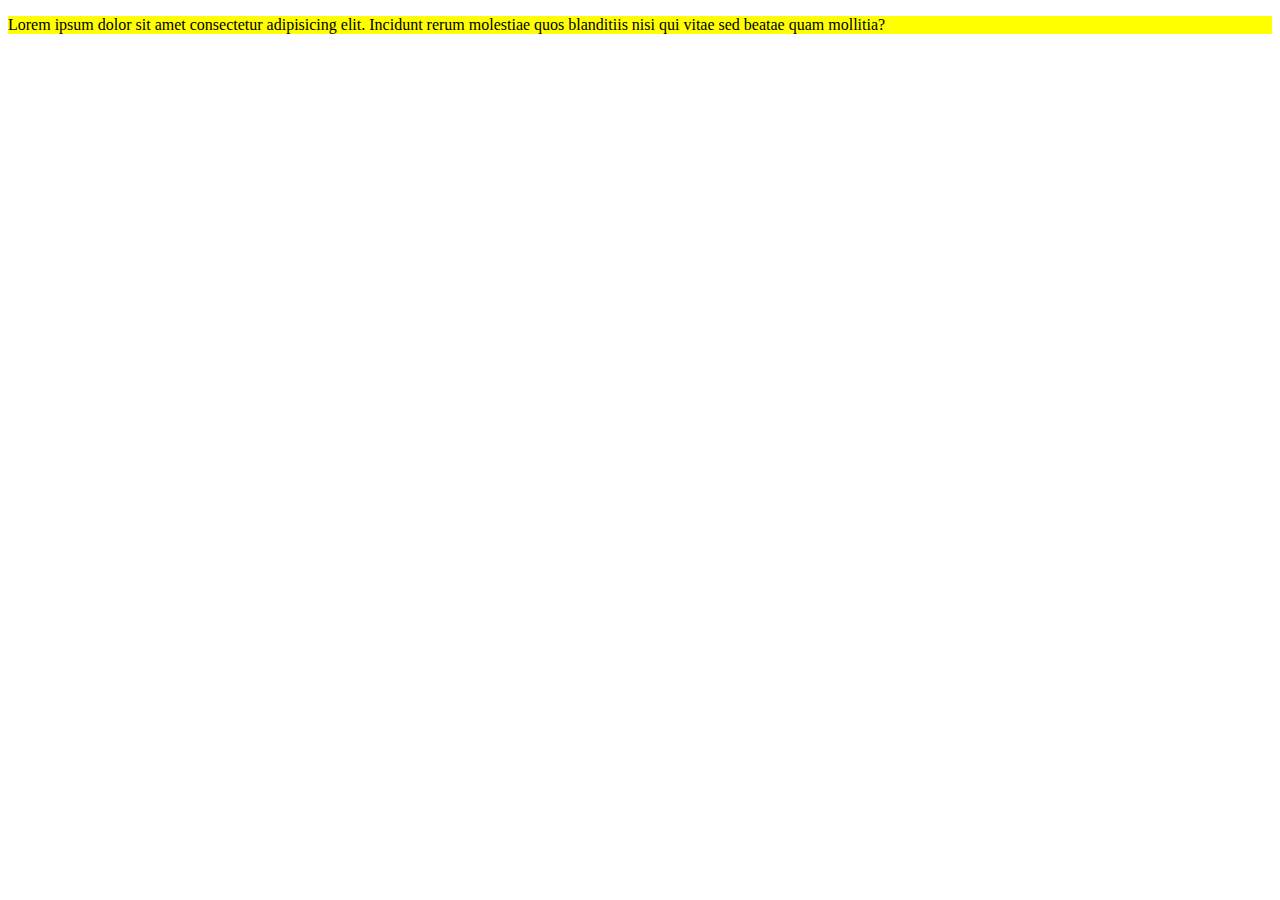
<file: 2-project/index.html>
<!DOCTYPE html>
<html lang="en">
<head>
    <meta charset="UTF-8">
    <meta name="viewport" content="width=device-width, initial-scale=1.0">
    <title>css</title>
    <style>
        p{
            color: aqua;
        }
    </style>
</head>

<body >
    <div style=" background-color: yellow;">
        <p style="color: black;">Lorem ipsum dolor sit amet consectetur adipisicing elit. Incidunt rerum molestiae quos blanditiis nisi qui vitae sed beatae quam mollitia?</p>
    </div>
</body>

</html>
</file>
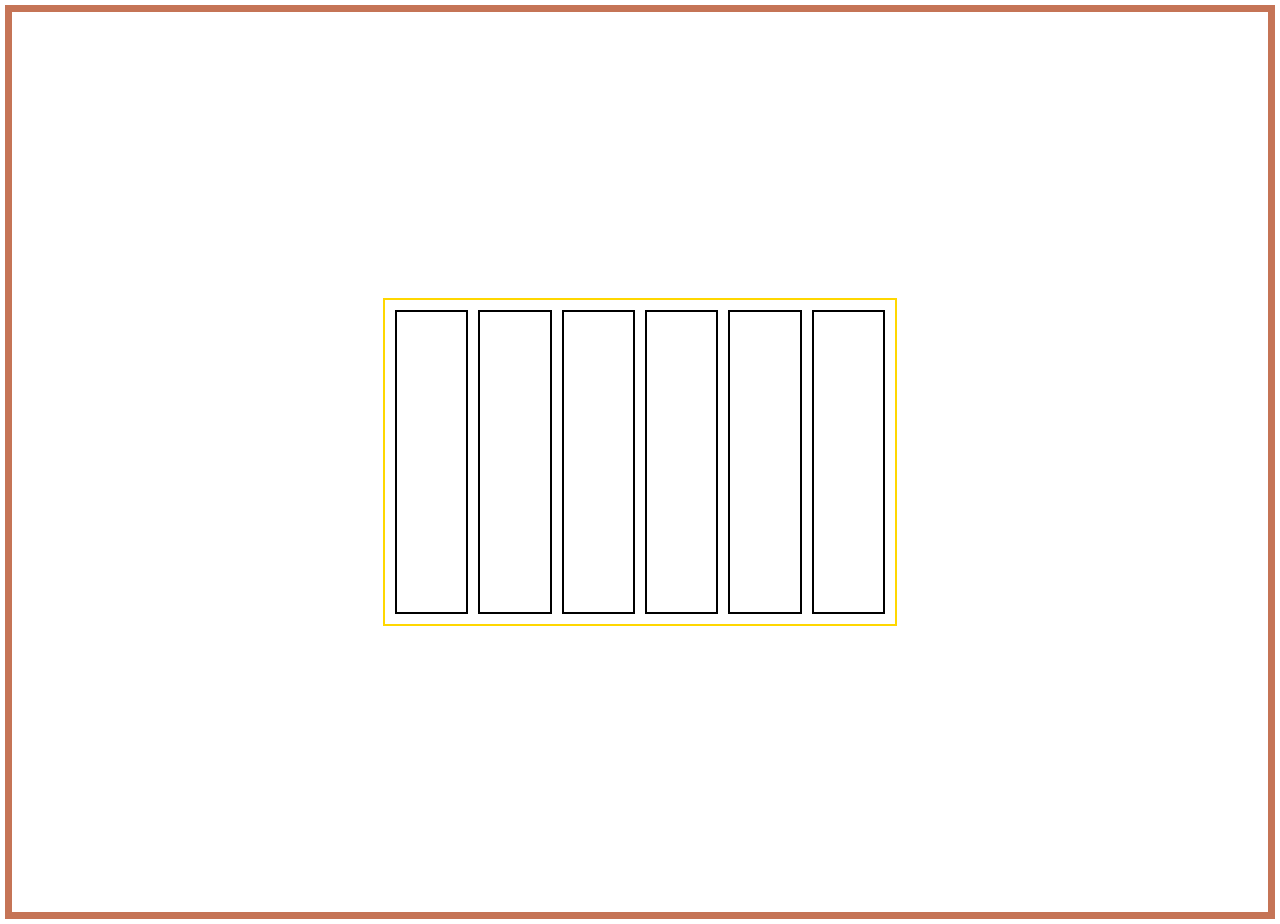
<file: 1-Project/display.html>
<!DOCTYPE html>
<html lang="en">

<head>
    <meta charset="UTF-8">
    <meta name="viewport" content="width=device-width, initial-scale=1.0">
    <title>Document</title>
    <style>
        * {
            padding: 0;
            margin: 0;
        }

        body {
            margin: 0;
            display: flex;
            justify-content: center;
            align-items: center;
            min-height: 100vh;
            margin: 5px;
            border: 7px solid rgb(197, 116, 86);
        }

        .main {
            justify-content: center;
            display: flex;
            border: 2px solid gold;
            padding: 5px;
            width: 500px;
        }

        .sub {
            /* display: inline-block; */
            margin: 5px;
            height: 300px;
            width: 200px;
            border: 2px solid black;
        }
    </style>
</head>

<body>
    <div class="main">
        <div class="sub"></div>
        <div class="sub"></div>
        <div class="sub"></div>
        <div class="sub"></div>
        <div class="sub"></div>
        <div class="sub"></div>
    </div>
</body>

</html>
</file>
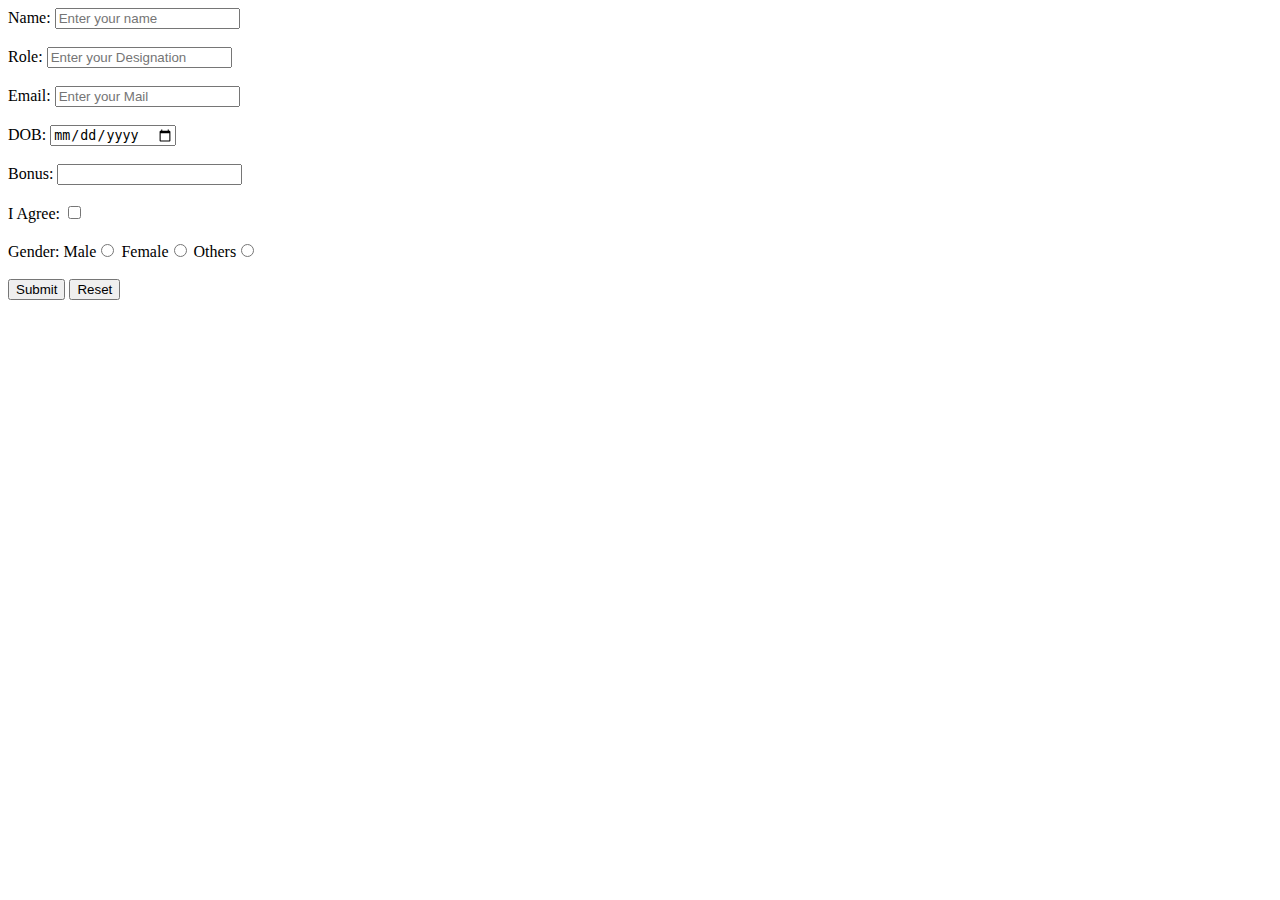
<file: 1-Project/formindex.html>
<!DOCTYPE html>
<html lang="en">

<head>
    <meta charset="UTF-8">
    <meta name="viewport" content="width=device-width, initial-scale=1.0">
    <title>Form</title>
</head>

<body>
    <form>
        <div>
            <Label>Name: </Label><input type="text" name="myName" placeholder="Enter your name" required>
        </div><br>
        <div>
            <Label>Role: </Label><input type="text" name="myRole" placeholder="Enter your Designation">
        </div><br>
        <div>
            <Label>Email: </Label><input type="email" name="myMail" placeholder="Enter your Mail">
        </div><br>
        <div>
            <Label>DOB: </Label><input type="date" name="myDOB" >
        </div><br>
        <div>
            <Label>Bonus: </Label><input type="number" name="myBonus" min="9" >
        </div><br>
        <div>
            <Label>I Agree: </Label><input type="checkbox" >
        </div><br>
        <div>
            <Label>Gender: </Label>
            <label >Male</label><input type="radio" name="myGender">
            <label >Female</label><input type="radio" name="myGender">
            <label >Others</label><input type="radio" name="myGender">
        </div><br>
            <input type="submit" name="submit">
            <input type="reset" name="reset" >
    </form>
</body>

</html>
</file>
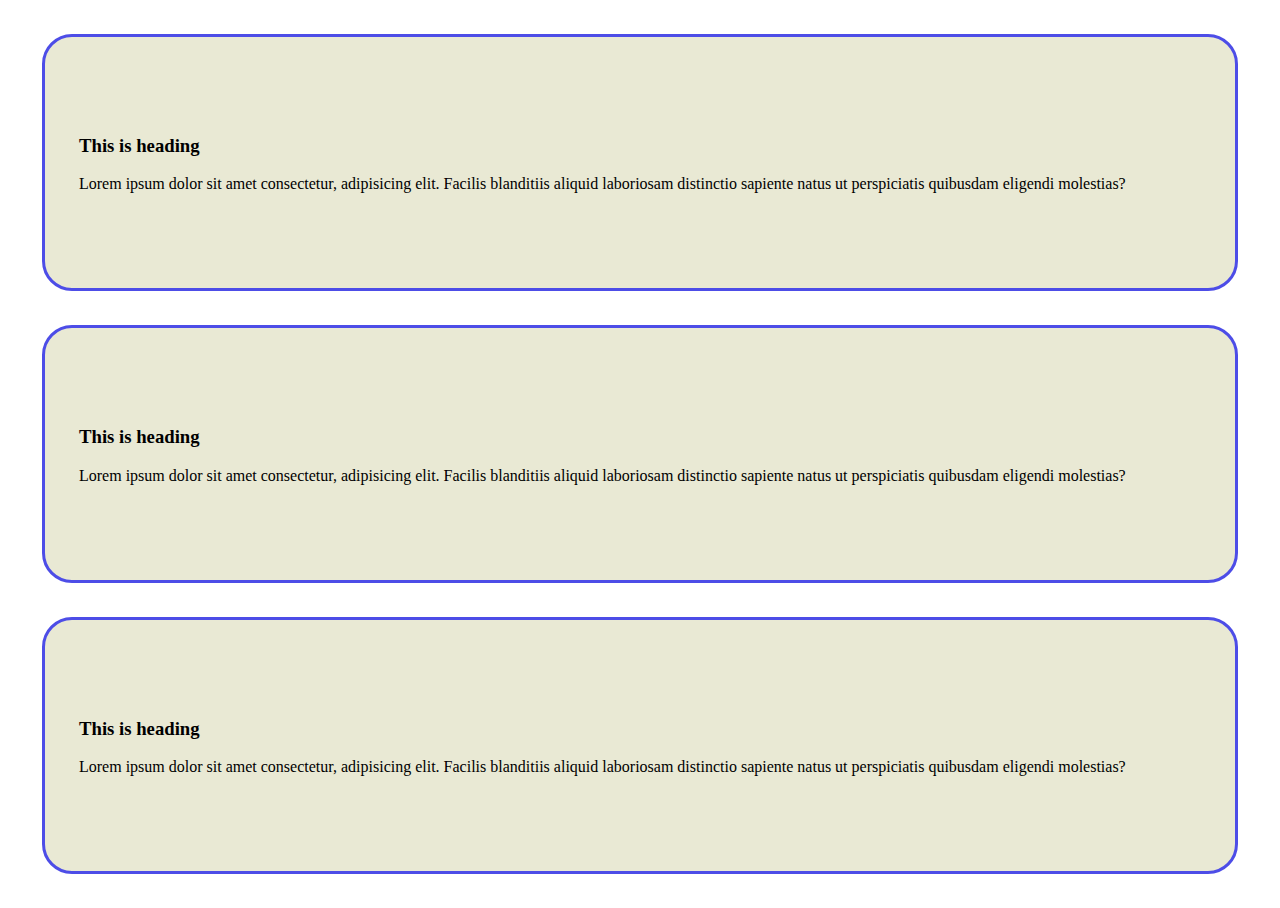
<file: 2-project/box-model.html>
<!DOCTYPE html>
<html lang="en">

<head>
    <meta charset="UTF-8">
    <meta name="viewport" content="width=device-width, initial-scale=1.0">
    <title>Box Model</title>
    <link rel="stylesheet" href="box-model.css">
</head>

<body>
    <div class="container">
        <h3>This is heading</h3>
        <p id="first">Lorem ipsum dolor sit amet consectetur, adipisicing elit. Facilis blanditiis aliquid laboriosam distinctio
            sapiente natus ut perspiciatis quibusdam eligendi molestias?</p>
    </div>
    <div class="container">
        <h3>This is heading</h3>
        <p id="secound">Lorem ipsum dolor sit amet consectetur, adipisicing elit. Facilis blanditiis aliquid laboriosam distinctio
            sapiente natus ut perspiciatis quibusdam eligendi molestias?</p>
    </div>
    <div class="container">
        <h3>This is heading</h3>
        <p id="third">Lorem ipsum dolor sit amet consectetur, adipisicing elit. Facilis blanditiis aliquid laboriosam distinctio
            sapiente natus ut perspiciatis quibusdam eligendi molestias?</p>
    </div>
</body>

</html>
</file>
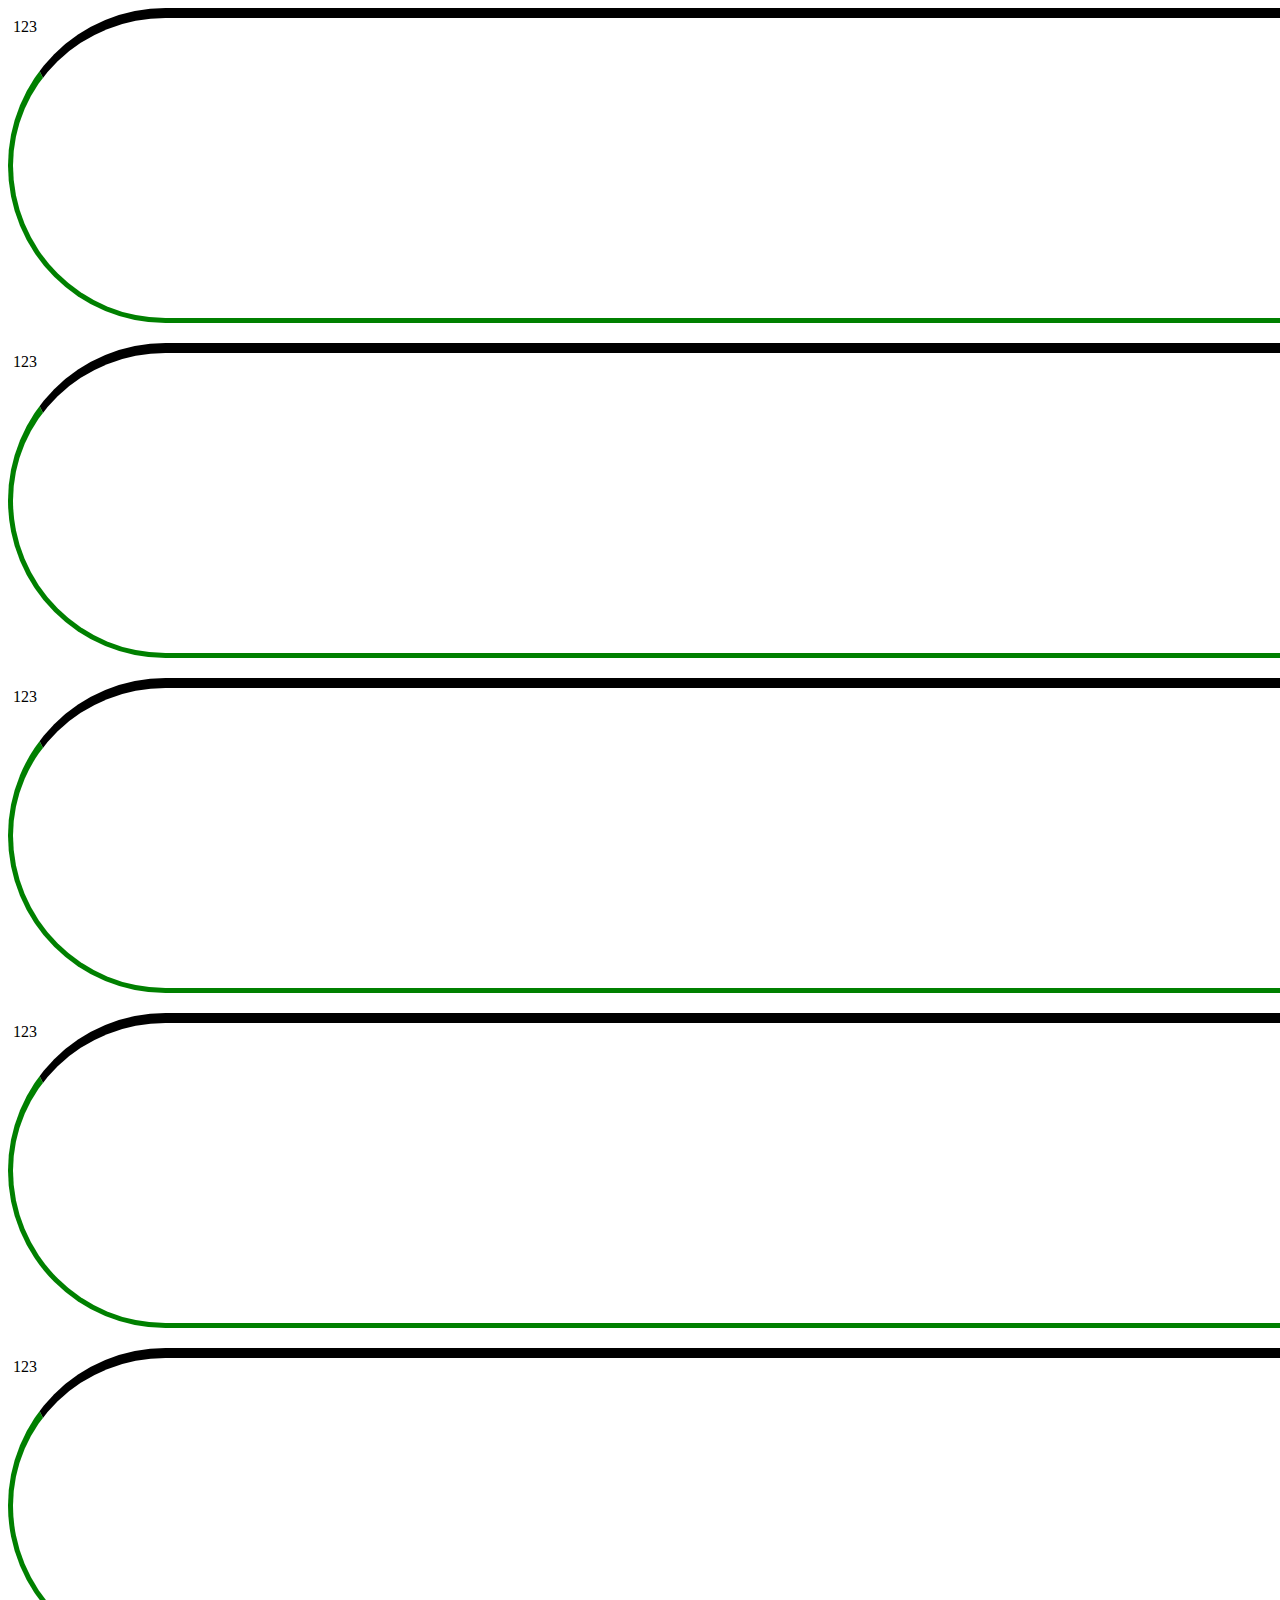
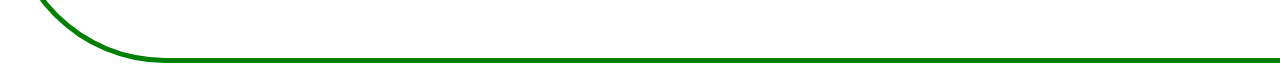
<file: 2-project/div.html>
<!DOCTYPE html>
<html lang="en">
<head>
    <meta charset="UTF-8">
    <meta name="viewport" content="width=device-width, initial-scale=1.0">
    <title>Document</title>
    <style>
        *{
           
           
        }
        div{
            /* background-color: red; */
            background-image: url("https://source.unsplash.com/user/c_v_r/1900x800");
            background-attachment: fixed;
            background-repeat: no-repeat;
            width: 3000px;
            height: 300px;
            border: 5px solid green;
            border-radius: 1000px;
            border-top: 10px solid black;
            margin-bottom: 20px;
            /* border: 2px solid green; */
            
        }
    </style>
</head>
<body>
    <div id="">123</div>
    <div id="">123</div>
    <div id="">123</div>
    <div id="">123</div>
    <div id="">123</div>
</body>
</html>
</file>
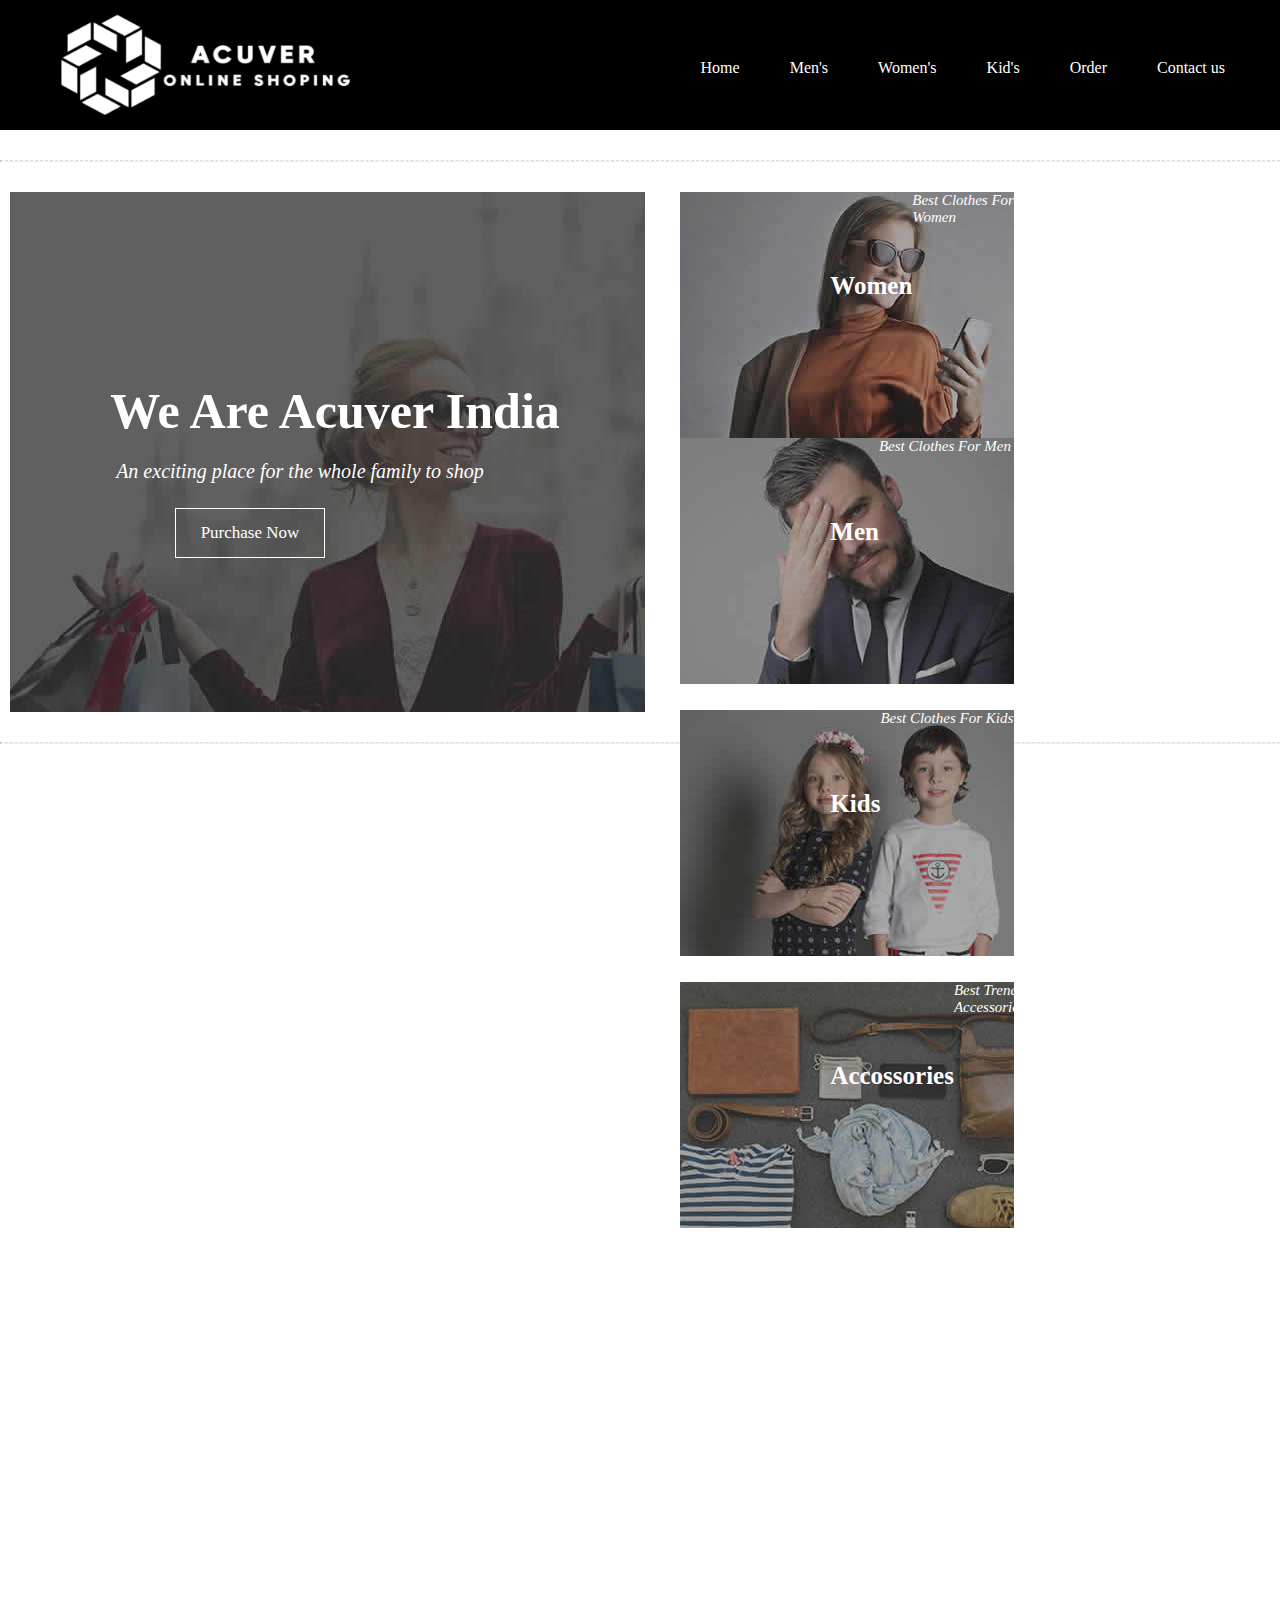
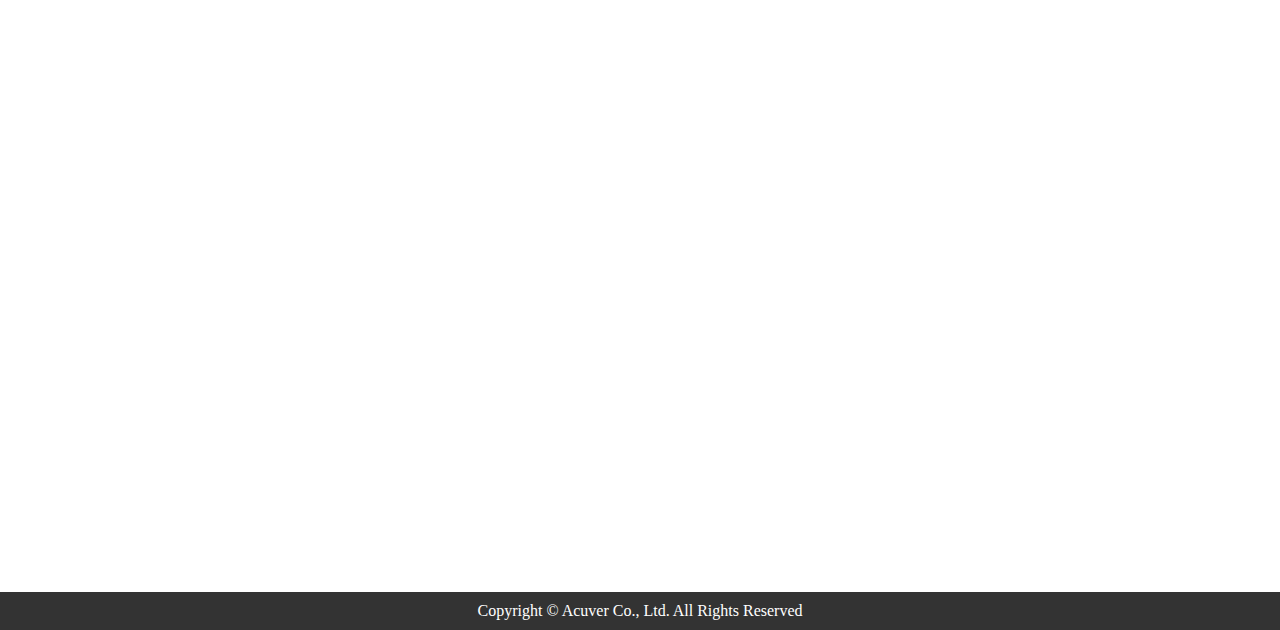
<file: 2-project/Layout.html>
<!DOCTYPE html>
<html lang="en">

<head>
    <meta charset="UTF-8">
    <meta name="viewport" content="width=device-width, initial-scale=1.0">
    <title>Acuver India</title>
    <link rel="icon" href="/2-project/favicon.png">
    <link rel="stylesheet" href="Layout.css">
</head>

<body>

    <nav>
        <div class="logo"><img id="logo" src="/2-project/Logo.png" alt=""></div>
        <ul>
            <li><a href="/2-project/Layout.html">Home</a></li>
            <li><a href="#">Men's</a></li>
            <li><a href="#">Women's</a></li>
            <li><a href="#">Kid's</a></li>
            <li><a href="#">Order</a></li>
            <li><a href="#">Contact us</a></li>
        </ul>
    </nav>
    <hr>
    <main>
        <section>
        <div class="main-section" id="div1" style="background-image: url(/2-project/left-banner-image.jpg);">
            <h4 class="left-ban-txt">We Are Acuver India</h4>
            <span class="ban-span left-span">An exciting place for the whole family to shop</span>
            <button class="purchase-btn">Purchase Now</button>
        </div>
        <div class="main-section" id="div2">
            <div class="sub-div2 " style="background-image: url(/2-project/baner-right-image-01.jpg);">
                <h3 class="rigth-h3">Women</h3>
                <span class="rigth-span">Best Clothes For Women</span>
            </div>
            <div class="sub-div2 " style="background-image: url(/2-project/baner-right-image-02.jpg);">
                <h3 class="rigth-h3">Men</h3>
                <span class="rigth-span">Best Clothes For Men</span>
            </div>
            <div class="sub-div2 divbottom" style="background-image: url(/2-project/baner-right-image-03.jpg);">
                <h3 class="rigth-h3">Kids</h3>
                <span class="rigth-span">Best Clothes For Kids</span>
            </div>
            <div class="sub-div2 divbottom" style="background-image: url(/2-project/baner-right-image-04.jpg);">
                <h3 class="rigth-h3">Accossories</h3>
                <span class="rigth-span">Best Trendy Accessories</span>
            </div>
        </div>
    </section>
    <hr>
    </main>
    <footer>
        <p> Copyright &copy; Acuver Co., Ltd. All Rights Reserved </p>
    </footer>
</body>

</html>
</file>
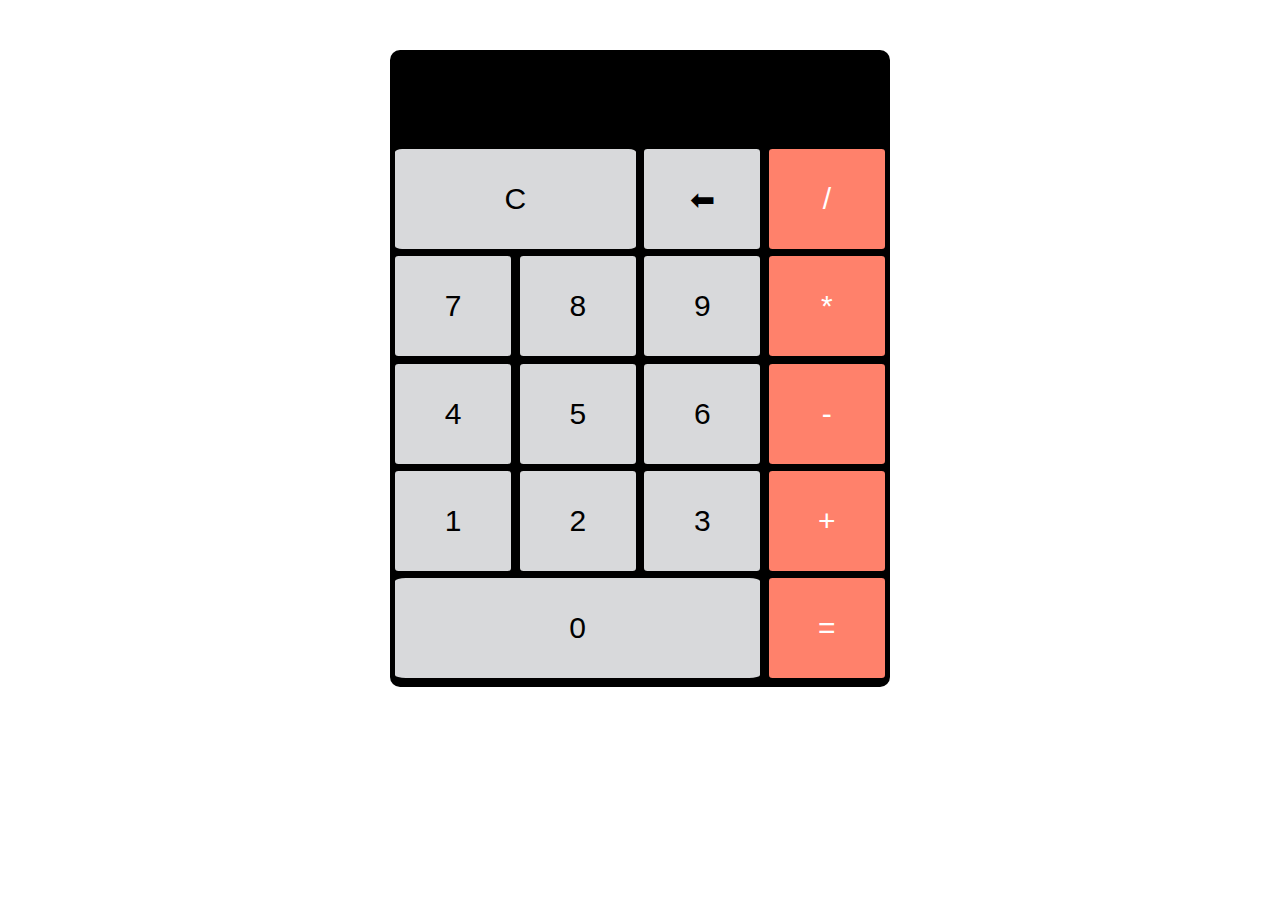
<file: 3-Calculator/calculator.html>
<!DOCTYPE html>
<html lang="en">
<head>
    <meta charset="UTF-8">
    <meta name="viewport" content="width=device-width, initial-scale=1.0">
    <link rel="stylesheet" href="style.css">
    <title>Calculator</title>
</head>
<body>
    <div class="component">
        <input class="screen" type="text" id="display" readonly>

        <section class="button-sections">
            <div class="button-row">
                <button class="cal-button double" onclick="clearDisplay()">C</button>
                <button class="cal-button" onclick="appendToDisplay('/')">⬅</button>
                <button class="cal-button" onclick="appendToDisplay('/')">/</button>
            </div>
            <div class="button-row">
                <button class="cal-button"onclick="appendToDisplay('7')">7</button>
                <button class="cal-button"onclick="appendToDisplay('8')">8</button>
                <button class="cal-button"onclick="appendToDisplay('9')">9</button>
                <button class="cal-button"onclick="appendToDisplay('*')">*</button>
            </div>
            <div class="button-row">
                <button class="cal-button" onclick="appendToDisplay('4')">4</button>
                <button class="cal-button" onclick="appendToDisplay('5')">5</button>
                <button class="cal-button" onclick="appendToDisplay('6')">6</button>
                <button class="cal-button" onclick="appendToDisplay('-')">-</button>
            </div>
            <div class="button-row">
                <button class="cal-button" onclick="appendToDisplay('1')">1</button>
                <button class="cal-button" onclick="appendToDisplay('2')">2</button>
                <button class="cal-button" onclick="appendToDisplay('3')">3</button>
                <button class="cal-button" onclick="appendToDisplay('+')">+</button>
            </div>
            <div class="button-row">
                <button class="cal-button triple" onclick="appendToDisplay('0')">0</button>
                <button class="cal-button" onclick="calculate()">=</button>
            </div>
        </section>
    </div>
    <script src="script.js"></script>
</body>
</html>
</file>
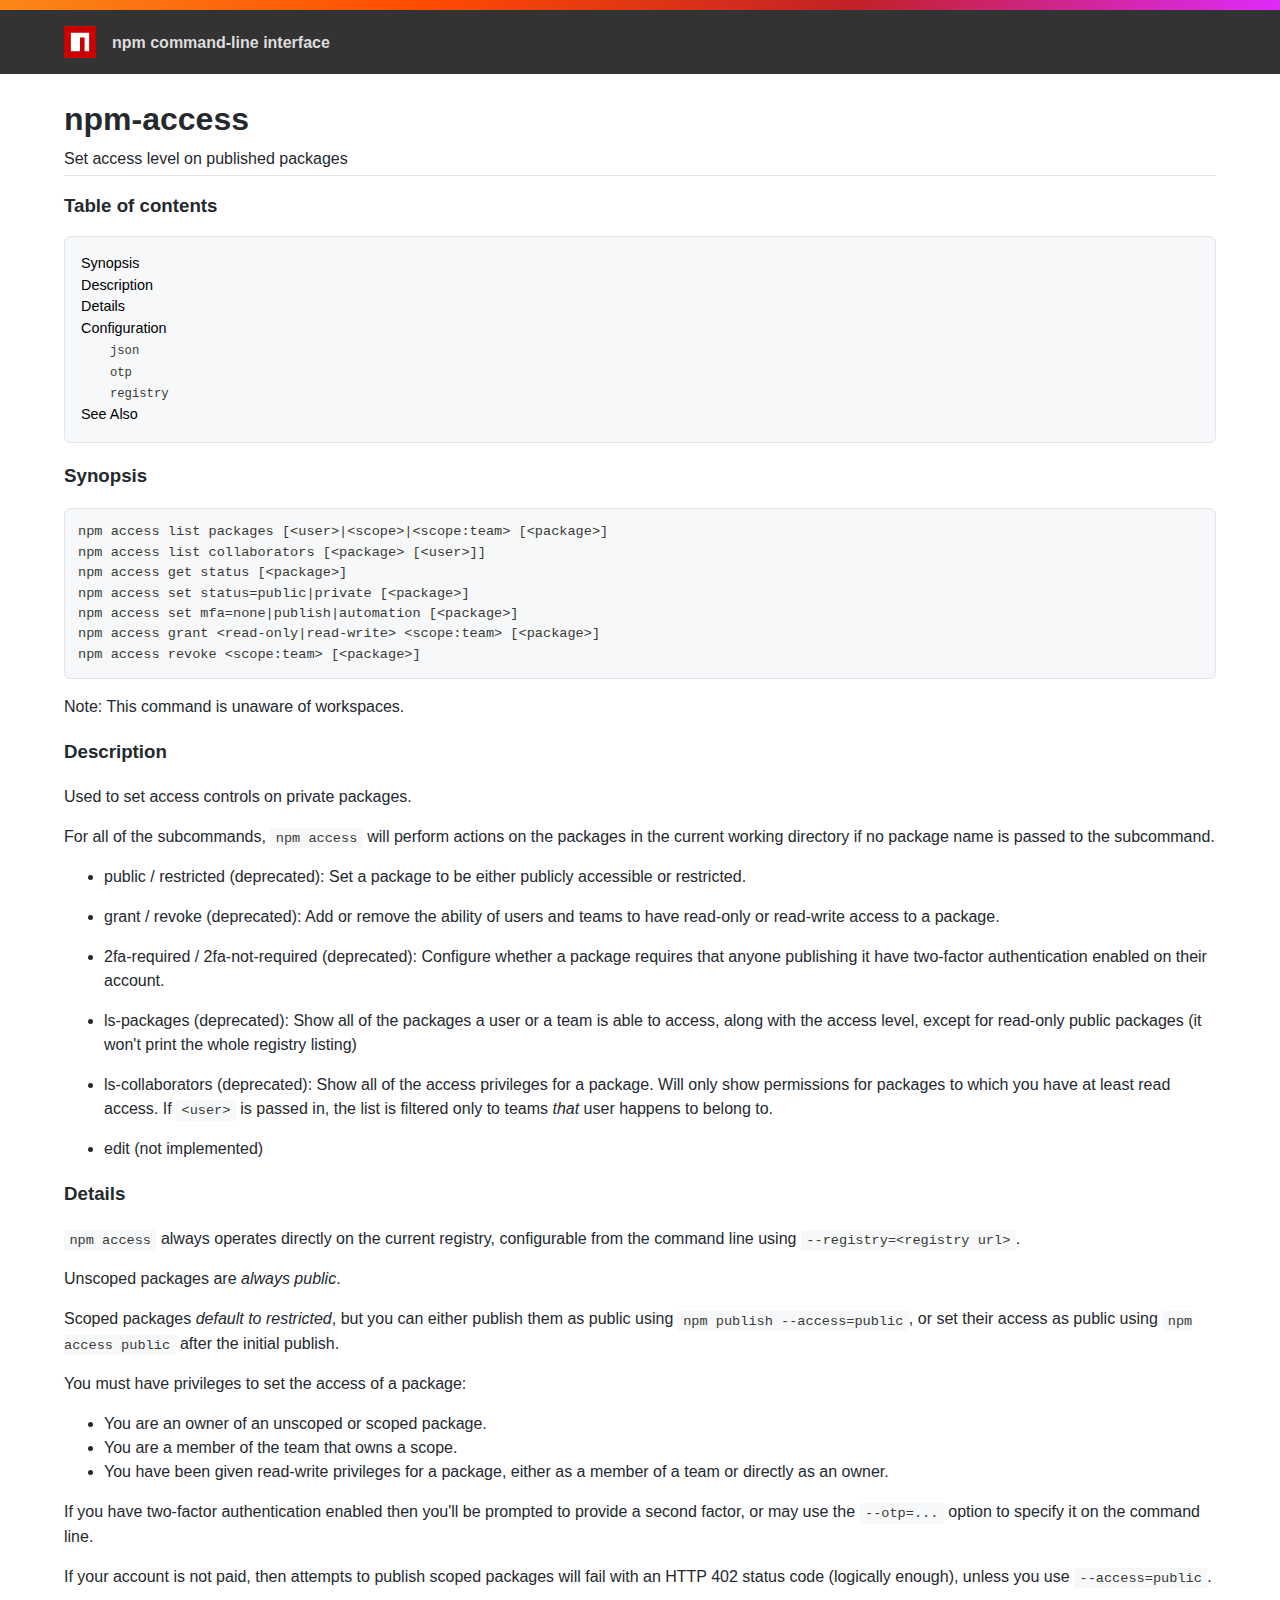
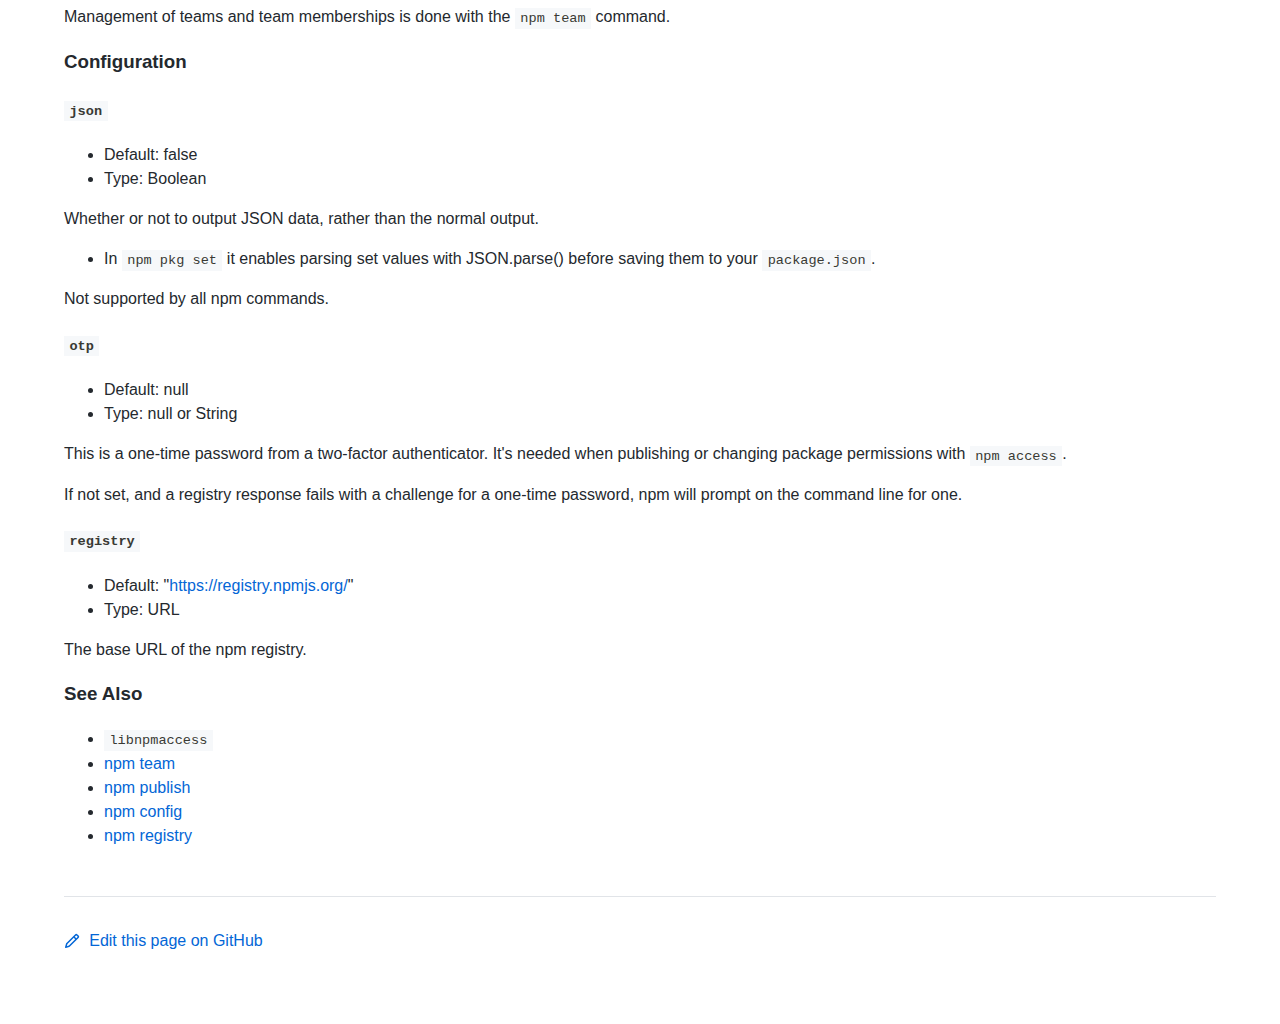
<file: node.js/node_modules/npm/docs/output/commands/npm-access.html>
<!DOCTYPE html><html><head>
<meta charset="utf-8">
<title>npm-access</title>
<style>
body {
    background-color: #ffffff;
    color: #24292e;

    margin: 0;

    line-height: 1.5;

    font-family: -apple-system, BlinkMacSystemFont, "Segoe UI", Helvetica, Arial, sans-serif, "Apple Color Emoji", "Segoe UI Emoji";
}
#rainbar {
    height: 10px;
    background-image: linear-gradient(139deg, #fb8817, #ff4b01, #c12127, #e02aff);
}

a {
    text-decoration: none;
    color: #0366d6;
}
a:hover {
    text-decoration: underline;
}

pre {
    margin: 1em 0px;
    padding: 1em;
    border: solid 1px #e1e4e8;
    border-radius: 6px;

    display: block;
    overflow: auto;

    white-space: pre;

    background-color: #f6f8fa;
    color: #393a34;
}
code {
    font-family: SFMono-Regular, Consolas, "Liberation Mono", Menlo, Courier, monospace;
    font-size: 85%;
    padding: 0.2em 0.4em;
    background-color: #f6f8fa;
    color: #393a34;
}
pre > code {
    padding: 0;
    background-color: inherit;
    color: inherit;
}
h1, h2, h3 {
    font-weight: 600;
}

#logobar {
    background-color: #333333;
    margin: 0 auto;
    padding: 1em 4em;
}
#logobar .logo {
    float: left;
}
#logobar .title {
    font-weight: 600;
    color: #dddddd;
    float: left;
    margin: 5px 0 0 1em;
}
#logobar:after {
    content: "";
    display: block;
    clear: both;
}

#content {
    margin: 0 auto;
    padding: 0 4em;
}

#table_of_contents > h2 {
    font-size: 1.17em;
}
#table_of_contents ul:first-child {
    border: solid 1px #e1e4e8;
    border-radius: 6px;
    padding: 1em;
    background-color: #f6f8fa;
    color: #393a34;
}
#table_of_contents ul {
    list-style-type: none;
    padding-left: 1.5em;
}
#table_of_contents li {
    font-size: 0.9em;
}
#table_of_contents li a {
    color: #000000;
}

header.title {
    border-bottom: solid 1px #e1e4e8;
}
header.title > h1 {
    margin-bottom: 0.25em;
}
header.title > .description {
    display: block;
    margin-bottom: 0.5em;
    line-height: 1;
}

footer#edit {
    border-top: solid 1px #e1e4e8;
    margin: 3em 0 4em 0;
    padding-top: 2em;
}
</style>
</head>
<body>
<div id="banner">
<div id="rainbar"></div>
<div id="logobar">
<svg class="logo" role="img" height="32" width="32" viewBox="0 0 700 700">
<polygon fill="#cb0000" points="0,700 700,700 700,0 0,0"></polygon>
<polygon fill="#ffffff" points="150,550 350,550 350,250 450,250 450,550 550,550 550,150 150,150"></polygon>
</svg>
<div class="title">
npm command-line interface
</div>
</div>
</div>

<section id="content">
<header class="title">
<h1 id="npm-access">npm-access</h1>
<span class="description">Set access level on published packages</span>
</header>

<section id="table_of_contents">
<h2 id="table-of-contents">Table of contents</h2>
<div id="_table_of_contents"><ul><li><a href="#synopsis">Synopsis</a></li><li><a href="#description">Description</a></li><li><a href="#details">Details</a></li><li><a href="#configuration">Configuration</a></li><ul><li><a href="#json"><code>json</code></a></li><li><a href="#otp"><code>otp</code></a></li><li><a href="#registry"><code>registry</code></a></li></ul><li><a href="#see-also">See Also</a></li></ul></div>
</section>

<div id="_content"><h3 id="synopsis">Synopsis</h3>
<pre><code class="language-bash">npm access list packages [&lt;user&gt;|&lt;scope&gt;|&lt;scope:team&gt; [&lt;package&gt;]
npm access list collaborators [&lt;package&gt; [&lt;user&gt;]]
npm access get status [&lt;package&gt;]
npm access set status=public|private [&lt;package&gt;]
npm access set mfa=none|publish|automation [&lt;package&gt;]
npm access grant &lt;read-only|read-write&gt; &lt;scope:team&gt; [&lt;package&gt;]
npm access revoke &lt;scope:team&gt; [&lt;package&gt;]
</code></pre>
<p>Note: This command is unaware of workspaces.</p>
<h3 id="description">Description</h3>
<p>Used to set access controls on private packages.</p>
<p>For all of the subcommands, <code>npm access</code> will perform actions on the packages
in the current working directory if no package name is passed to the
subcommand.</p>
<ul>
<li>
<p>public / restricted (deprecated):
Set a package to be either publicly accessible or restricted.</p>
</li>
<li>
<p>grant / revoke (deprecated):
Add or remove the ability of users and teams to have read-only or read-write
access to a package.</p>
</li>
<li>
<p>2fa-required / 2fa-not-required (deprecated):
Configure whether a package requires that anyone publishing it have two-factor
authentication enabled on their account.</p>
</li>
<li>
<p>ls-packages (deprecated):
Show all of the packages a user or a team is able to access, along with the
access level, except for read-only public packages (it won't print the whole
registry listing)</p>
</li>
<li>
<p>ls-collaborators (deprecated):
Show all of the access privileges for a package. Will only show permissions
for packages to which you have at least read access. If <code>&lt;user&gt;</code> is passed in,
the list is filtered only to teams <em>that</em> user happens to belong to.</p>
</li>
<li>
<p>edit (not implemented)</p>
</li>
</ul>
<h3 id="details">Details</h3>
<p><code>npm access</code> always operates directly on the current registry, configurable
from the command line using <code>--registry=&lt;registry url&gt;</code>.</p>
<p>Unscoped packages are <em>always public</em>.</p>
<p>Scoped packages <em>default to restricted</em>, but you can either publish them as
public using <code>npm publish --access=public</code>, or set their access as public using
<code>npm access public</code> after the initial publish.</p>
<p>You must have privileges to set the access of a package:</p>
<ul>
<li>You are an owner of an unscoped or scoped package.</li>
<li>You are a member of the team that owns a scope.</li>
<li>You have been given read-write privileges for a package, either as a member
of a team or directly as an owner.</li>
</ul>
<p>If you have two-factor authentication enabled then you'll be prompted to provide a second factor, or may use the <code>--otp=...</code> option to specify it on
the command line.</p>
<p>If your account is not paid, then attempts to publish scoped packages will
fail with an HTTP 402 status code (logically enough), unless you use
<code>--access=public</code>.</p>
<p>Management of teams and team memberships is done with the <code>npm team</code> command.</p>
<h3 id="configuration">Configuration</h3>
<h4 id="json"><code>json</code></h4>
<ul>
<li>Default: false</li>
<li>Type: Boolean</li>
</ul>
<p>Whether or not to output JSON data, rather than the normal output.</p>
<ul>
<li>In <code>npm pkg set</code> it enables parsing set values with JSON.parse() before
saving them to your <code>package.json</code>.</li>
</ul>
<p>Not supported by all npm commands.</p>
<h4 id="otp"><code>otp</code></h4>
<ul>
<li>Default: null</li>
<li>Type: null or String</li>
</ul>
<p>This is a one-time password from a two-factor authenticator. It's needed
when publishing or changing package permissions with <code>npm access</code>.</p>
<p>If not set, and a registry response fails with a challenge for a one-time
password, npm will prompt on the command line for one.</p>
<h4 id="registry"><code>registry</code></h4>
<ul>
<li>Default: "<a href="https://registry.npmjs.org/">https://registry.npmjs.org/</a>"</li>
<li>Type: URL</li>
</ul>
<p>The base URL of the npm registry.</p>
<h3 id="see-also">See Also</h3>
<ul>
<li><a href="https://npm.im/libnpmaccess"><code>libnpmaccess</code></a></li>
<li><a href="../commands/npm-team.html">npm team</a></li>
<li><a href="../commands/npm-publish.html">npm publish</a></li>
<li><a href="../commands/npm-config.html">npm config</a></li>
<li><a href="../using-npm/registry.html">npm registry</a></li>
</ul></div>

<footer id="edit">
<a href="https://github.com/npm/cli/edit/latest/docs/content/commands/npm-access.md">
<svg role="img" viewBox="0 0 16 16" width="16" height="16" fill="currentcolor" style="vertical-align: text-bottom; margin-right: 0.3em;">
<path fill-rule="evenodd" d="M11.013 1.427a1.75 1.75 0 012.474 0l1.086 1.086a1.75 1.75 0 010 2.474l-8.61 8.61c-.21.21-.47.364-.756.445l-3.251.93a.75.75 0 01-.927-.928l.929-3.25a1.75 1.75 0 01.445-.758l8.61-8.61zm1.414 1.06a.25.25 0 00-.354 0L10.811 3.75l1.439 1.44 1.263-1.263a.25.25 0 000-.354l-1.086-1.086zM11.189 6.25L9.75 4.81l-6.286 6.287a.25.25 0 00-.064.108l-.558 1.953 1.953-.558a.249.249 0 00.108-.064l6.286-6.286z"></path>
</svg>
Edit this page on GitHub
</a>
</footer>
</section>



</body></html>
</file>
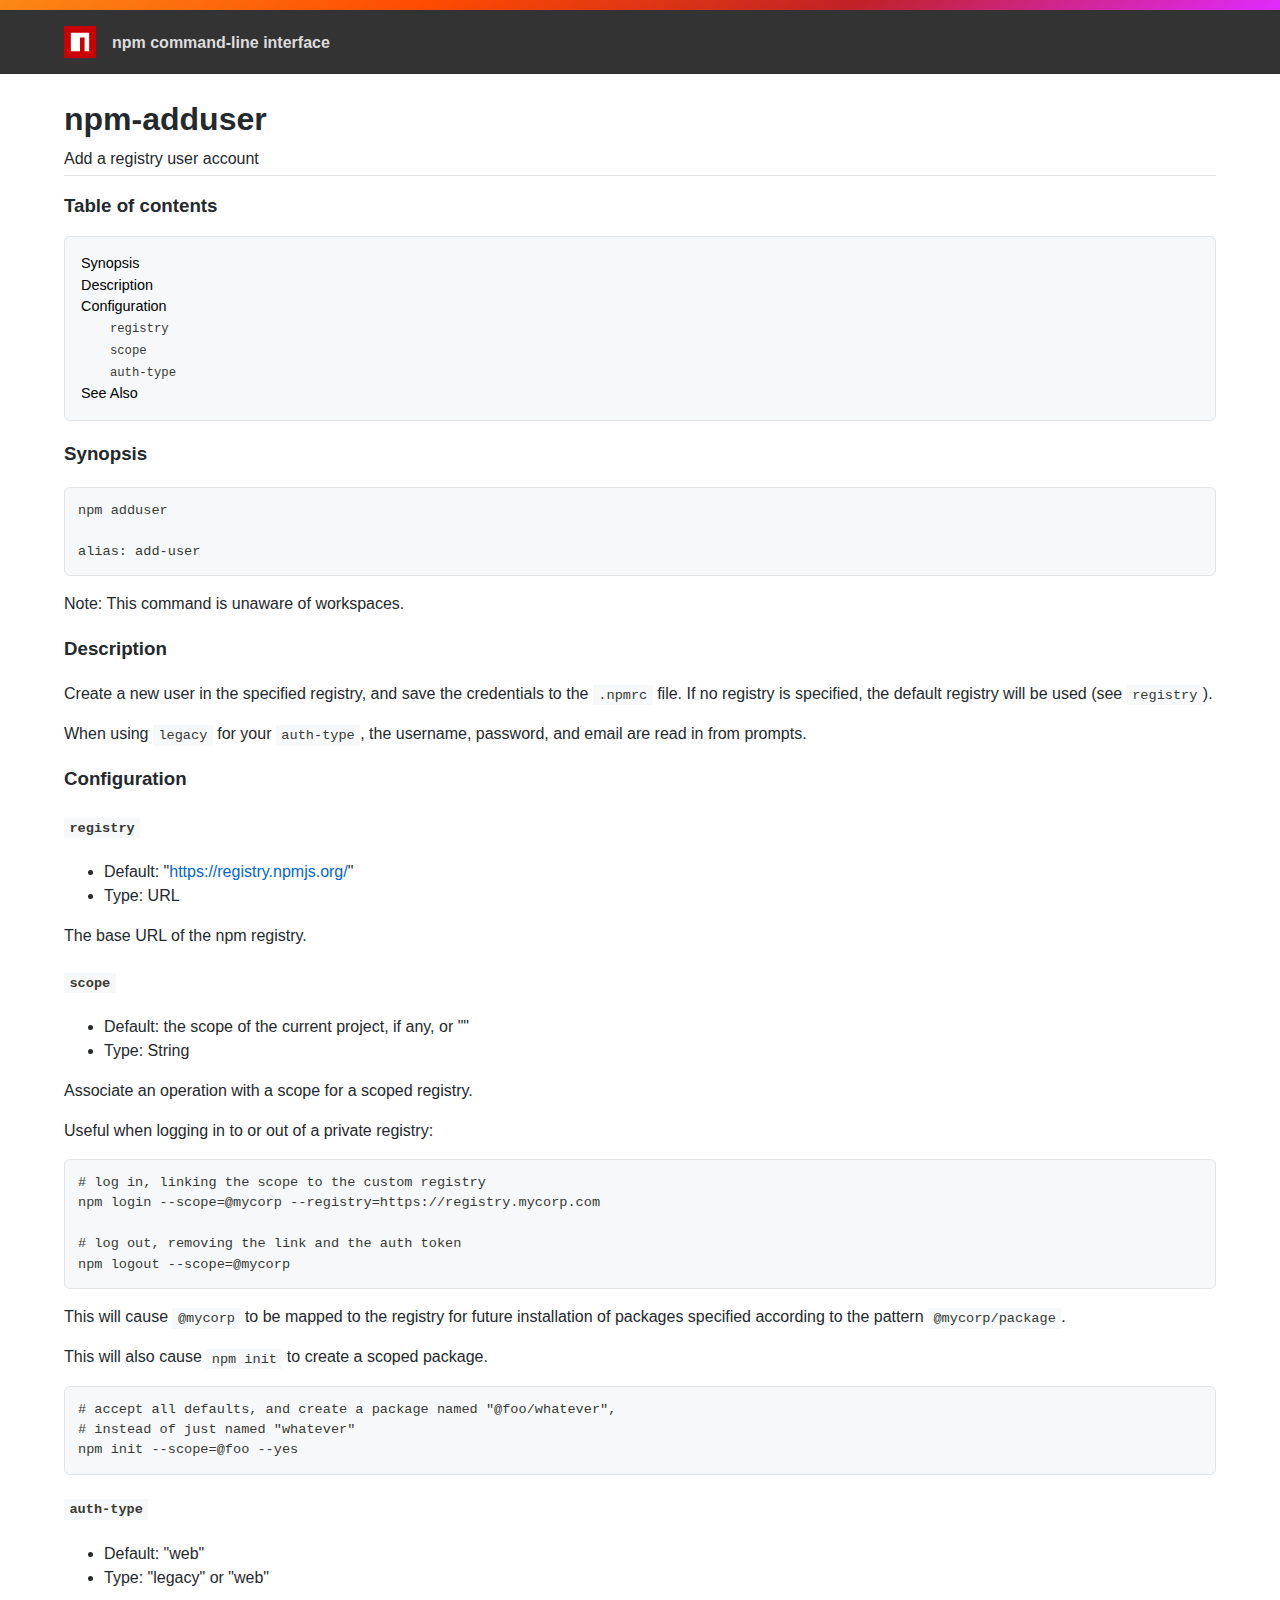
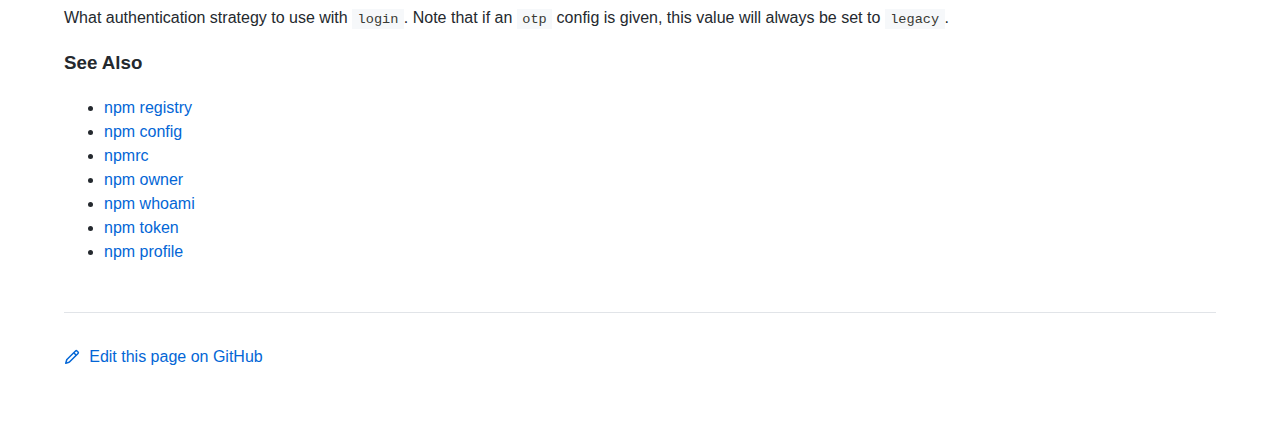
<file: node.js/node_modules/npm/docs/output/commands/npm-adduser.html>
<!DOCTYPE html><html><head>
<meta charset="utf-8">
<title>npm-adduser</title>
<style>
body {
    background-color: #ffffff;
    color: #24292e;

    margin: 0;

    line-height: 1.5;

    font-family: -apple-system, BlinkMacSystemFont, "Segoe UI", Helvetica, Arial, sans-serif, "Apple Color Emoji", "Segoe UI Emoji";
}
#rainbar {
    height: 10px;
    background-image: linear-gradient(139deg, #fb8817, #ff4b01, #c12127, #e02aff);
}

a {
    text-decoration: none;
    color: #0366d6;
}
a:hover {
    text-decoration: underline;
}

pre {
    margin: 1em 0px;
    padding: 1em;
    border: solid 1px #e1e4e8;
    border-radius: 6px;

    display: block;
    overflow: auto;

    white-space: pre;

    background-color: #f6f8fa;
    color: #393a34;
}
code {
    font-family: SFMono-Regular, Consolas, "Liberation Mono", Menlo, Courier, monospace;
    font-size: 85%;
    padding: 0.2em 0.4em;
    background-color: #f6f8fa;
    color: #393a34;
}
pre > code {
    padding: 0;
    background-color: inherit;
    color: inherit;
}
h1, h2, h3 {
    font-weight: 600;
}

#logobar {
    background-color: #333333;
    margin: 0 auto;
    padding: 1em 4em;
}
#logobar .logo {
    float: left;
}
#logobar .title {
    font-weight: 600;
    color: #dddddd;
    float: left;
    margin: 5px 0 0 1em;
}
#logobar:after {
    content: "";
    display: block;
    clear: both;
}

#content {
    margin: 0 auto;
    padding: 0 4em;
}

#table_of_contents > h2 {
    font-size: 1.17em;
}
#table_of_contents ul:first-child {
    border: solid 1px #e1e4e8;
    border-radius: 6px;
    padding: 1em;
    background-color: #f6f8fa;
    color: #393a34;
}
#table_of_contents ul {
    list-style-type: none;
    padding-left: 1.5em;
}
#table_of_contents li {
    font-size: 0.9em;
}
#table_of_contents li a {
    color: #000000;
}

header.title {
    border-bottom: solid 1px #e1e4e8;
}
header.title > h1 {
    margin-bottom: 0.25em;
}
header.title > .description {
    display: block;
    margin-bottom: 0.5em;
    line-height: 1;
}

footer#edit {
    border-top: solid 1px #e1e4e8;
    margin: 3em 0 4em 0;
    padding-top: 2em;
}
</style>
</head>
<body>
<div id="banner">
<div id="rainbar"></div>
<div id="logobar">
<svg class="logo" role="img" height="32" width="32" viewBox="0 0 700 700">
<polygon fill="#cb0000" points="0,700 700,700 700,0 0,0"></polygon>
<polygon fill="#ffffff" points="150,550 350,550 350,250 450,250 450,550 550,550 550,150 150,150"></polygon>
</svg>
<div class="title">
npm command-line interface
</div>
</div>
</div>

<section id="content">
<header class="title">
<h1 id="npm-adduser">npm-adduser</h1>
<span class="description">Add a registry user account</span>
</header>

<section id="table_of_contents">
<h2 id="table-of-contents">Table of contents</h2>
<div id="_table_of_contents"><ul><li><a href="#synopsis">Synopsis</a></li><li><a href="#description">Description</a></li><li><a href="#configuration">Configuration</a></li><ul><li><a href="#registry"><code>registry</code></a></li><li><a href="#scope"><code>scope</code></a></li><li><a href="#auth-type"><code>auth-type</code></a></li></ul><li><a href="#see-also">See Also</a></li></ul></div>
</section>

<div id="_content"><h3 id="synopsis">Synopsis</h3>
<pre><code class="language-bash">npm adduser

alias: add-user
</code></pre>
<p>Note: This command is unaware of workspaces.</p>
<h3 id="description">Description</h3>
<p>Create a new user in the specified registry, and save the credentials to
the <code>.npmrc</code> file. If no registry is specified, the default registry
will be used (see <a href="../using-npm/registry.html"><code>registry</code></a>).</p>
<p>When using <code>legacy</code> for your <code>auth-type</code>, the username, password, and
email are read in from prompts.</p>
<h3 id="configuration">Configuration</h3>
<h4 id="registry"><code>registry</code></h4>
<ul>
<li>Default: "<a href="https://registry.npmjs.org/">https://registry.npmjs.org/</a>"</li>
<li>Type: URL</li>
</ul>
<p>The base URL of the npm registry.</p>
<h4 id="scope"><code>scope</code></h4>
<ul>
<li>Default: the scope of the current project, if any, or ""</li>
<li>Type: String</li>
</ul>
<p>Associate an operation with a scope for a scoped registry.</p>
<p>Useful when logging in to or out of a private registry:</p>
<pre><code># log in, linking the scope to the custom registry
npm login --scope=@mycorp --registry=https://registry.mycorp.com

# log out, removing the link and the auth token
npm logout --scope=@mycorp
</code></pre>
<p>This will cause <code>@mycorp</code> to be mapped to the registry for future
installation of packages specified according to the pattern
<code>@mycorp/package</code>.</p>
<p>This will also cause <code>npm init</code> to create a scoped package.</p>
<pre><code># accept all defaults, and create a package named "@foo/whatever",
# instead of just named "whatever"
npm init --scope=@foo --yes
</code></pre>
<h4 id="auth-type"><code>auth-type</code></h4>
<ul>
<li>Default: "web"</li>
<li>Type: "legacy" or "web"</li>
</ul>
<p>What authentication strategy to use with <code>login</code>. Note that if an <code>otp</code>
config is given, this value will always be set to <code>legacy</code>.</p>
<h3 id="see-also">See Also</h3>
<ul>
<li><a href="../using-npm/registry.html">npm registry</a></li>
<li><a href="../commands/npm-config.html">npm config</a></li>
<li><a href="../configuring-npm/npmrc.html">npmrc</a></li>
<li><a href="../commands/npm-owner.html">npm owner</a></li>
<li><a href="../commands/npm-whoami.html">npm whoami</a></li>
<li><a href="../commands/npm-token.html">npm token</a></li>
<li><a href="../commands/npm-profile.html">npm profile</a></li>
</ul></div>

<footer id="edit">
<a href="https://github.com/npm/cli/edit/latest/docs/content/commands/npm-adduser.md">
<svg role="img" viewBox="0 0 16 16" width="16" height="16" fill="currentcolor" style="vertical-align: text-bottom; margin-right: 0.3em;">
<path fill-rule="evenodd" d="M11.013 1.427a1.75 1.75 0 012.474 0l1.086 1.086a1.75 1.75 0 010 2.474l-8.61 8.61c-.21.21-.47.364-.756.445l-3.251.93a.75.75 0 01-.927-.928l.929-3.25a1.75 1.75 0 01.445-.758l8.61-8.61zm1.414 1.06a.25.25 0 00-.354 0L10.811 3.75l1.439 1.44 1.263-1.263a.25.25 0 000-.354l-1.086-1.086zM11.189 6.25L9.75 4.81l-6.286 6.287a.25.25 0 00-.064.108l-.558 1.953 1.953-.558a.249.249 0 00.108-.064l6.286-6.286z"></path>
</svg>
Edit this page on GitHub
</a>
</footer>
</section>



</body></html>
</file>
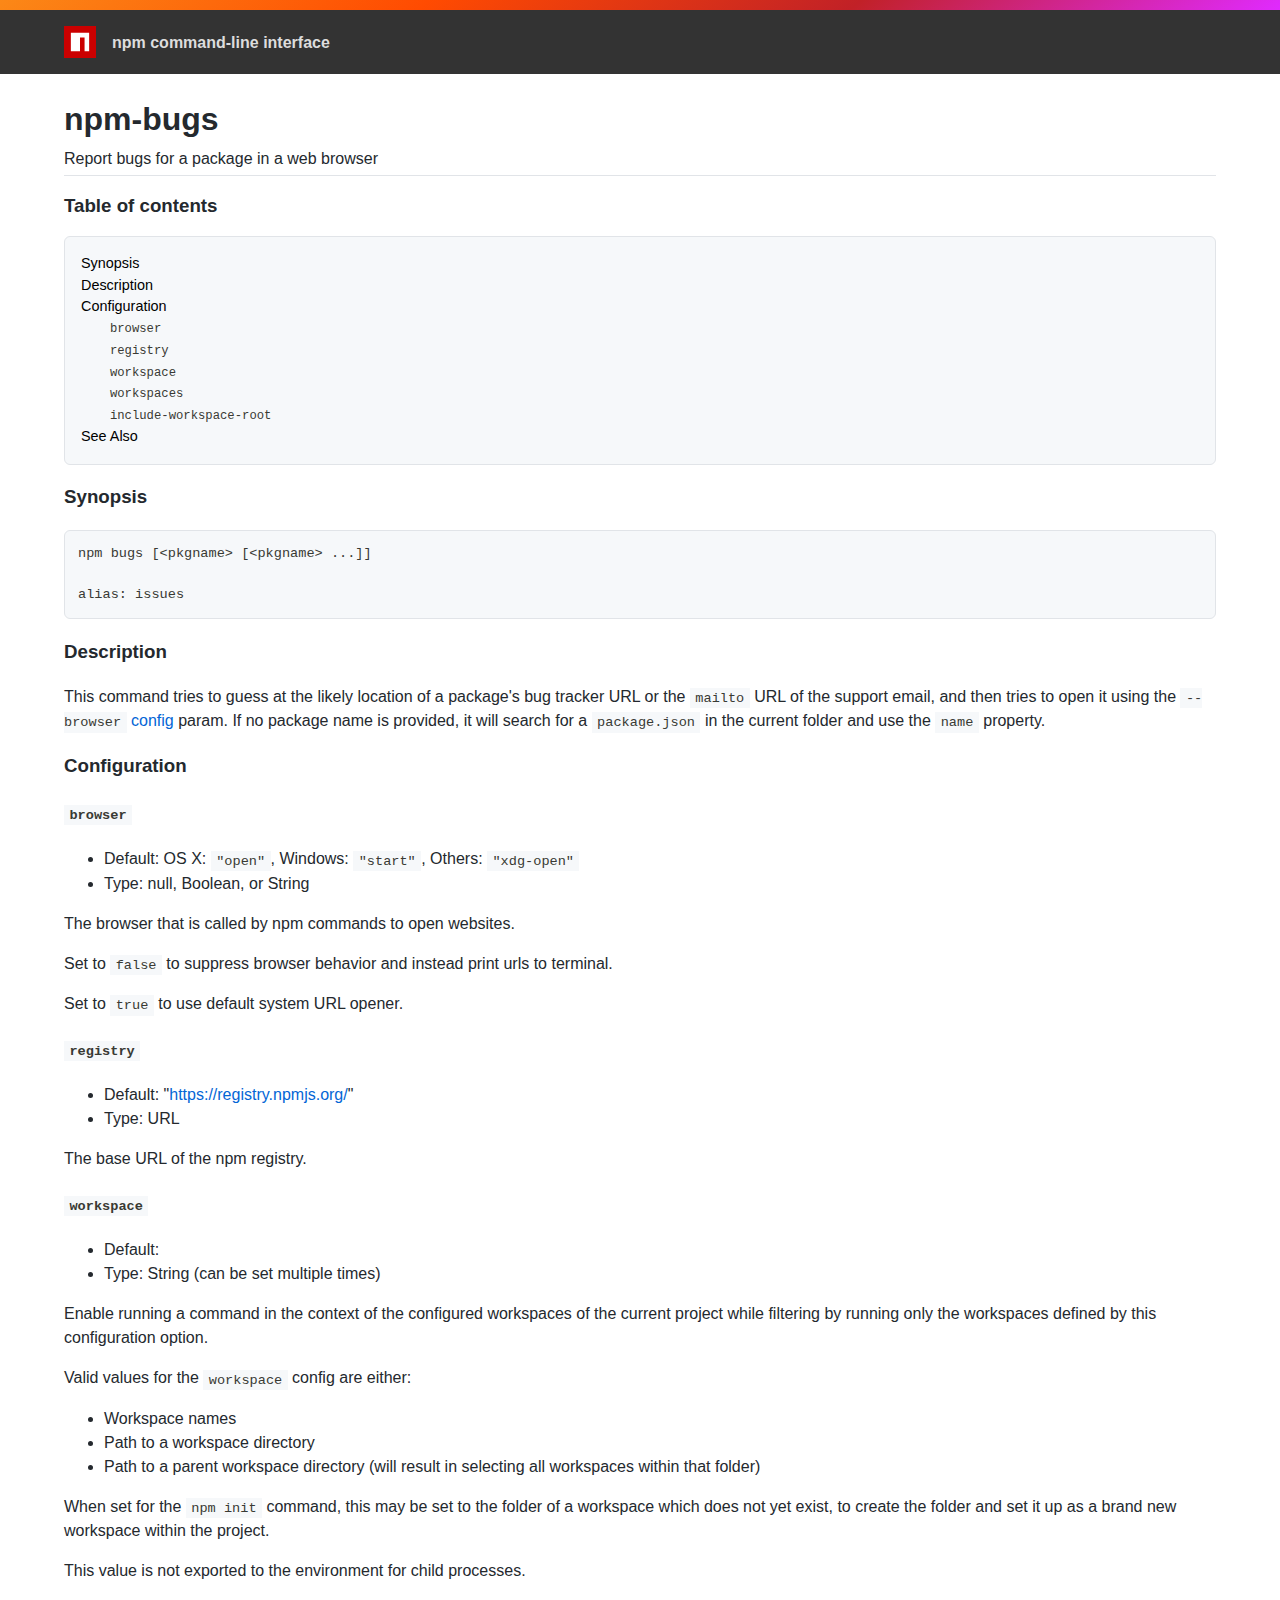
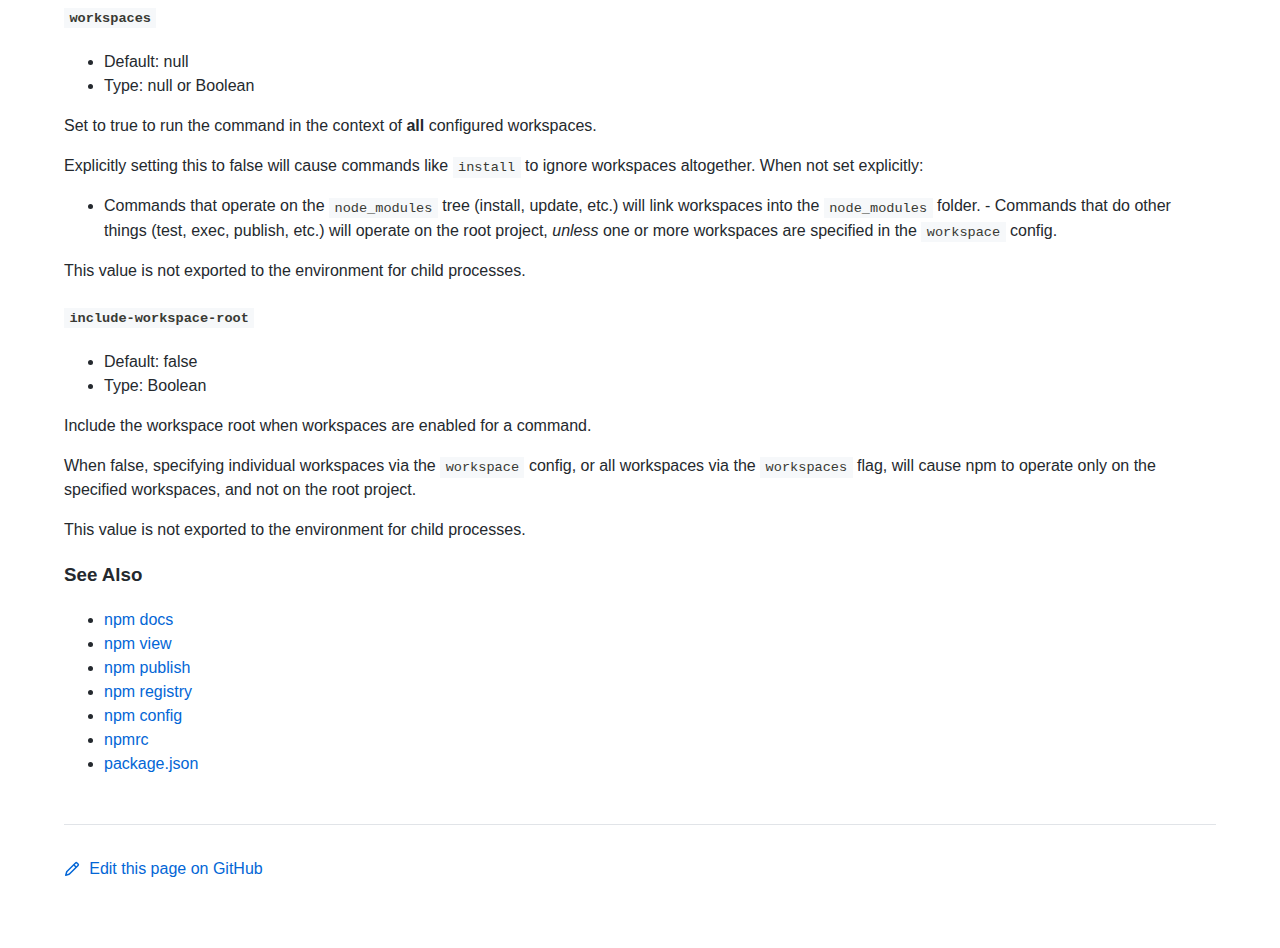
<file: node.js/node_modules/npm/docs/output/commands/npm-bugs.html>
<!DOCTYPE html><html><head>
<meta charset="utf-8">
<title>npm-bugs</title>
<style>
body {
    background-color: #ffffff;
    color: #24292e;

    margin: 0;

    line-height: 1.5;

    font-family: -apple-system, BlinkMacSystemFont, "Segoe UI", Helvetica, Arial, sans-serif, "Apple Color Emoji", "Segoe UI Emoji";
}
#rainbar {
    height: 10px;
    background-image: linear-gradient(139deg, #fb8817, #ff4b01, #c12127, #e02aff);
}

a {
    text-decoration: none;
    color: #0366d6;
}
a:hover {
    text-decoration: underline;
}

pre {
    margin: 1em 0px;
    padding: 1em;
    border: solid 1px #e1e4e8;
    border-radius: 6px;

    display: block;
    overflow: auto;

    white-space: pre;

    background-color: #f6f8fa;
    color: #393a34;
}
code {
    font-family: SFMono-Regular, Consolas, "Liberation Mono", Menlo, Courier, monospace;
    font-size: 85%;
    padding: 0.2em 0.4em;
    background-color: #f6f8fa;
    color: #393a34;
}
pre > code {
    padding: 0;
    background-color: inherit;
    color: inherit;
}
h1, h2, h3 {
    font-weight: 600;
}

#logobar {
    background-color: #333333;
    margin: 0 auto;
    padding: 1em 4em;
}
#logobar .logo {
    float: left;
}
#logobar .title {
    font-weight: 600;
    color: #dddddd;
    float: left;
    margin: 5px 0 0 1em;
}
#logobar:after {
    content: "";
    display: block;
    clear: both;
}

#content {
    margin: 0 auto;
    padding: 0 4em;
}

#table_of_contents > h2 {
    font-size: 1.17em;
}
#table_of_contents ul:first-child {
    border: solid 1px #e1e4e8;
    border-radius: 6px;
    padding: 1em;
    background-color: #f6f8fa;
    color: #393a34;
}
#table_of_contents ul {
    list-style-type: none;
    padding-left: 1.5em;
}
#table_of_contents li {
    font-size: 0.9em;
}
#table_of_contents li a {
    color: #000000;
}

header.title {
    border-bottom: solid 1px #e1e4e8;
}
header.title > h1 {
    margin-bottom: 0.25em;
}
header.title > .description {
    display: block;
    margin-bottom: 0.5em;
    line-height: 1;
}

footer#edit {
    border-top: solid 1px #e1e4e8;
    margin: 3em 0 4em 0;
    padding-top: 2em;
}
</style>
</head>
<body>
<div id="banner">
<div id="rainbar"></div>
<div id="logobar">
<svg class="logo" role="img" height="32" width="32" viewBox="0 0 700 700">
<polygon fill="#cb0000" points="0,700 700,700 700,0 0,0"></polygon>
<polygon fill="#ffffff" points="150,550 350,550 350,250 450,250 450,550 550,550 550,150 150,150"></polygon>
</svg>
<div class="title">
npm command-line interface
</div>
</div>
</div>

<section id="content">
<header class="title">
<h1 id="npm-bugs">npm-bugs</h1>
<span class="description">Report bugs for a package in a web browser</span>
</header>

<section id="table_of_contents">
<h2 id="table-of-contents">Table of contents</h2>
<div id="_table_of_contents"><ul><li><a href="#synopsis">Synopsis</a></li><li><a href="#description">Description</a></li><li><a href="#configuration">Configuration</a></li><ul><li><a href="#browser"><code>browser</code></a></li><li><a href="#registry"><code>registry</code></a></li><li><a href="#workspace"><code>workspace</code></a></li><li><a href="#workspaces"><code>workspaces</code></a></li><li><a href="#include-workspace-root"><code>include-workspace-root</code></a></li></ul><li><a href="#see-also">See Also</a></li></ul></div>
</section>

<div id="_content"><h3 id="synopsis">Synopsis</h3>
<pre><code class="language-bash">npm bugs [&lt;pkgname&gt; [&lt;pkgname&gt; ...]]

alias: issues
</code></pre>
<h3 id="description">Description</h3>
<p>This command tries to guess at the likely location of a package's bug
tracker URL or the <code>mailto</code> URL of the support email, and then tries to
open it using the <a href="../using-npm/config#browser.html"><code>--browser</code> config</a> param. If no
package name is provided, it will search for a <code>package.json</code> in the current
folder and use the <code>name</code> property.</p>
<h3 id="configuration">Configuration</h3>
<h4 id="browser"><code>browser</code></h4>
<ul>
<li>Default: OS X: <code>"open"</code>, Windows: <code>"start"</code>, Others: <code>"xdg-open"</code></li>
<li>Type: null, Boolean, or String</li>
</ul>
<p>The browser that is called by npm commands to open websites.</p>
<p>Set to <code>false</code> to suppress browser behavior and instead print urls to
terminal.</p>
<p>Set to <code>true</code> to use default system URL opener.</p>
<h4 id="registry"><code>registry</code></h4>
<ul>
<li>Default: "<a href="https://registry.npmjs.org/">https://registry.npmjs.org/</a>"</li>
<li>Type: URL</li>
</ul>
<p>The base URL of the npm registry.</p>
<h4 id="workspace"><code>workspace</code></h4>
<ul>
<li>Default:</li>
<li>Type: String (can be set multiple times)</li>
</ul>
<p>Enable running a command in the context of the configured workspaces of the
current project while filtering by running only the workspaces defined by
this configuration option.</p>
<p>Valid values for the <code>workspace</code> config are either:</p>
<ul>
<li>Workspace names</li>
<li>Path to a workspace directory</li>
<li>Path to a parent workspace directory (will result in selecting all
workspaces within that folder)</li>
</ul>
<p>When set for the <code>npm init</code> command, this may be set to the folder of a
workspace which does not yet exist, to create the folder and set it up as a
brand new workspace within the project.</p>
<p>This value is not exported to the environment for child processes.</p>
<h4 id="workspaces"><code>workspaces</code></h4>
<ul>
<li>Default: null</li>
<li>Type: null or Boolean</li>
</ul>
<p>Set to true to run the command in the context of <strong>all</strong> configured
workspaces.</p>
<p>Explicitly setting this to false will cause commands like <code>install</code> to
ignore workspaces altogether. When not set explicitly:</p>
<ul>
<li>Commands that operate on the <code>node_modules</code> tree (install, update, etc.)
will link workspaces into the <code>node_modules</code> folder. - Commands that do
other things (test, exec, publish, etc.) will operate on the root project,
<em>unless</em> one or more workspaces are specified in the <code>workspace</code> config.</li>
</ul>
<p>This value is not exported to the environment for child processes.</p>
<h4 id="include-workspace-root"><code>include-workspace-root</code></h4>
<ul>
<li>Default: false</li>
<li>Type: Boolean</li>
</ul>
<p>Include the workspace root when workspaces are enabled for a command.</p>
<p>When false, specifying individual workspaces via the <code>workspace</code> config, or
all workspaces via the <code>workspaces</code> flag, will cause npm to operate only on
the specified workspaces, and not on the root project.</p>
<p>This value is not exported to the environment for child processes.</p>
<h3 id="see-also">See Also</h3>
<ul>
<li><a href="../commands/npm-docs.html">npm docs</a></li>
<li><a href="../commands/npm-view.html">npm view</a></li>
<li><a href="../commands/npm-publish.html">npm publish</a></li>
<li><a href="../using-npm/registry.html">npm registry</a></li>
<li><a href="../commands/npm-config.html">npm config</a></li>
<li><a href="../configuring-npm/npmrc.html">npmrc</a></li>
<li><a href="../configuring-npm/package-json.html">package.json</a></li>
</ul></div>

<footer id="edit">
<a href="https://github.com/npm/cli/edit/latest/docs/content/commands/npm-bugs.md">
<svg role="img" viewBox="0 0 16 16" width="16" height="16" fill="currentcolor" style="vertical-align: text-bottom; margin-right: 0.3em;">
<path fill-rule="evenodd" d="M11.013 1.427a1.75 1.75 0 012.474 0l1.086 1.086a1.75 1.75 0 010 2.474l-8.61 8.61c-.21.21-.47.364-.756.445l-3.251.93a.75.75 0 01-.927-.928l.929-3.25a1.75 1.75 0 01.445-.758l8.61-8.61zm1.414 1.06a.25.25 0 00-.354 0L10.811 3.75l1.439 1.44 1.263-1.263a.25.25 0 000-.354l-1.086-1.086zM11.189 6.25L9.75 4.81l-6.286 6.287a.25.25 0 00-.064.108l-.558 1.953 1.953-.558a.249.249 0 00.108-.064l6.286-6.286z"></path>
</svg>
Edit this page on GitHub
</a>
</footer>
</section>



</body></html>
</file>
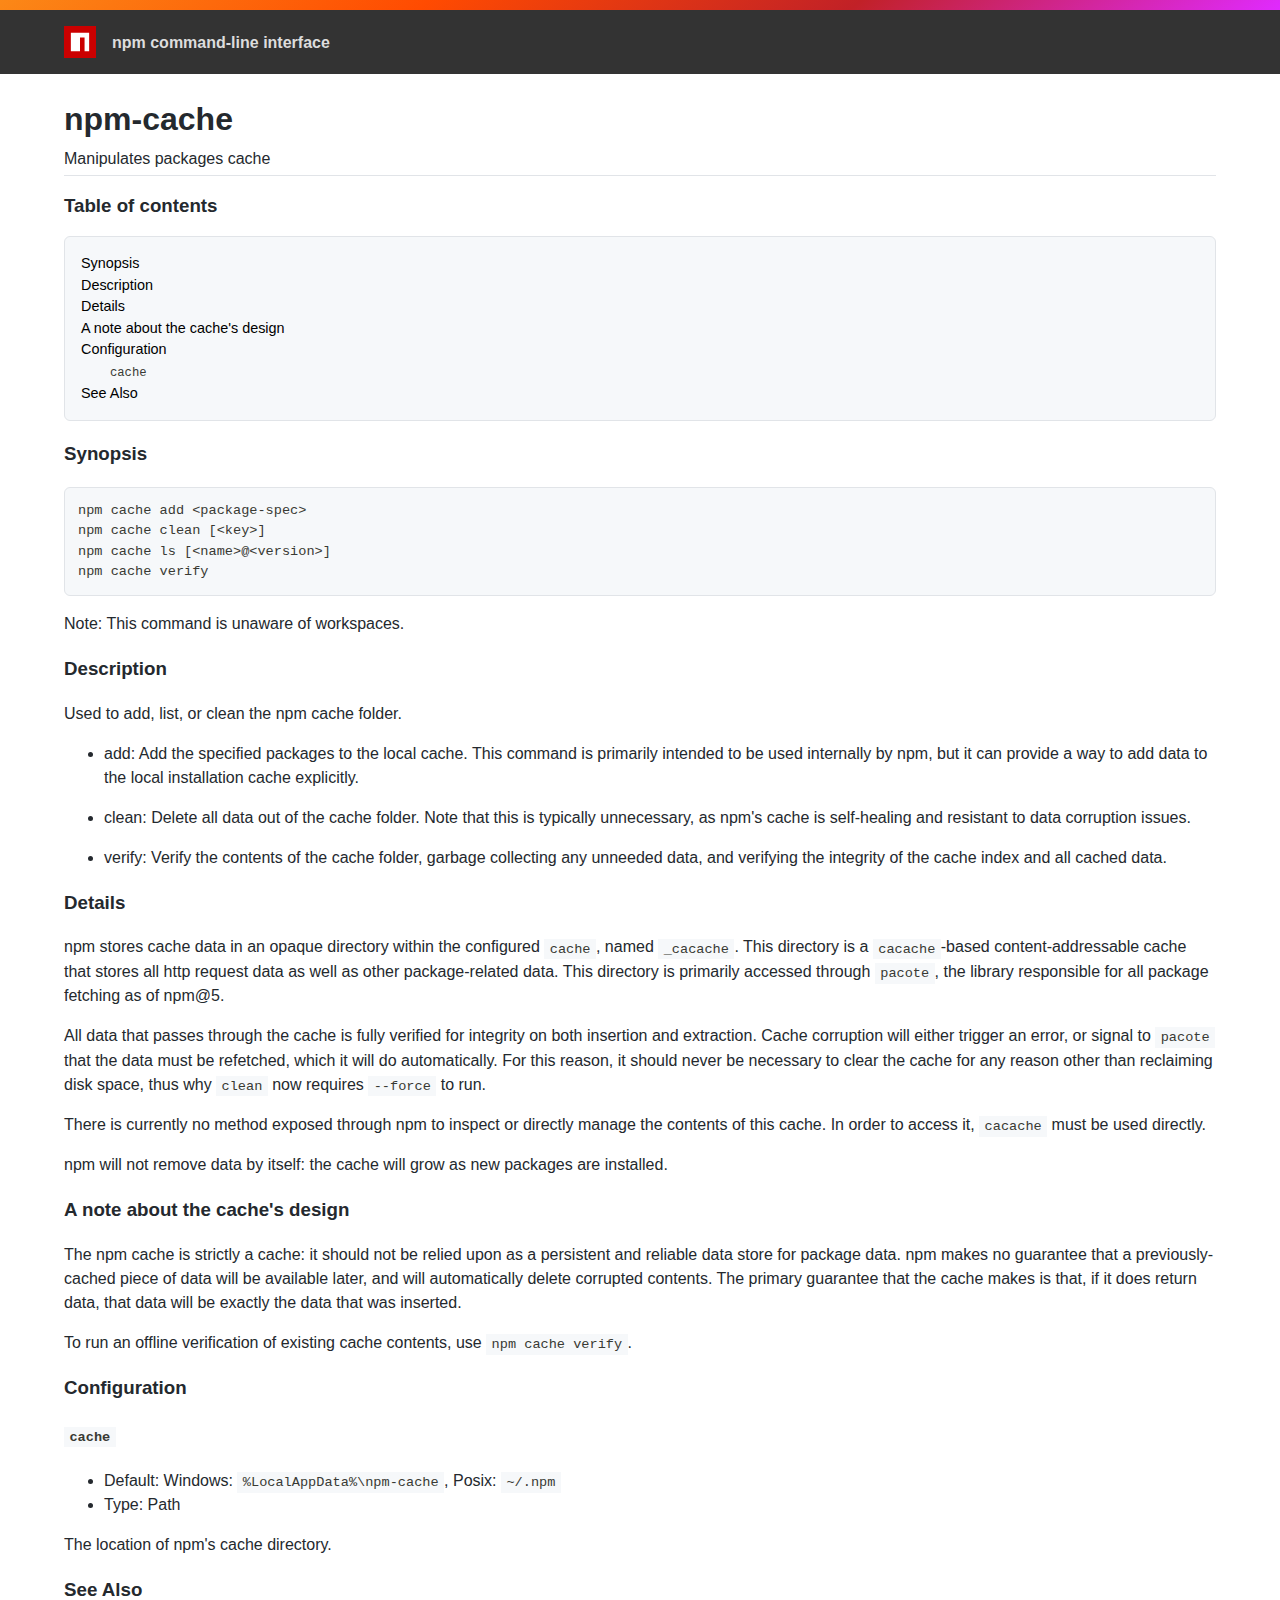
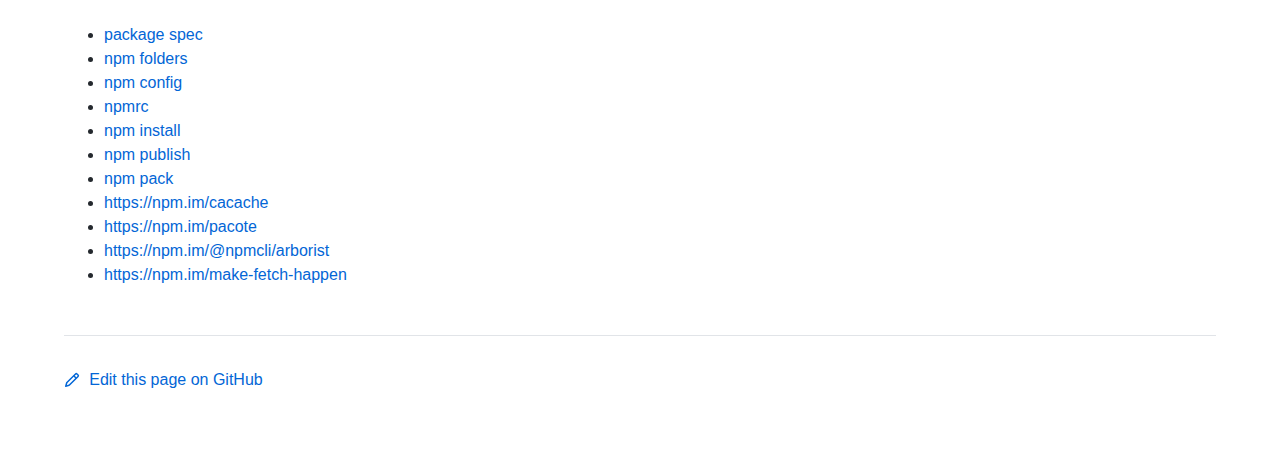
<file: node.js/node_modules/npm/docs/output/commands/npm-cache.html>
<!DOCTYPE html><html><head>
<meta charset="utf-8">
<title>npm-cache</title>
<style>
body {
    background-color: #ffffff;
    color: #24292e;

    margin: 0;

    line-height: 1.5;

    font-family: -apple-system, BlinkMacSystemFont, "Segoe UI", Helvetica, Arial, sans-serif, "Apple Color Emoji", "Segoe UI Emoji";
}
#rainbar {
    height: 10px;
    background-image: linear-gradient(139deg, #fb8817, #ff4b01, #c12127, #e02aff);
}

a {
    text-decoration: none;
    color: #0366d6;
}
a:hover {
    text-decoration: underline;
}

pre {
    margin: 1em 0px;
    padding: 1em;
    border: solid 1px #e1e4e8;
    border-radius: 6px;

    display: block;
    overflow: auto;

    white-space: pre;

    background-color: #f6f8fa;
    color: #393a34;
}
code {
    font-family: SFMono-Regular, Consolas, "Liberation Mono", Menlo, Courier, monospace;
    font-size: 85%;
    padding: 0.2em 0.4em;
    background-color: #f6f8fa;
    color: #393a34;
}
pre > code {
    padding: 0;
    background-color: inherit;
    color: inherit;
}
h1, h2, h3 {
    font-weight: 600;
}

#logobar {
    background-color: #333333;
    margin: 0 auto;
    padding: 1em 4em;
}
#logobar .logo {
    float: left;
}
#logobar .title {
    font-weight: 600;
    color: #dddddd;
    float: left;
    margin: 5px 0 0 1em;
}
#logobar:after {
    content: "";
    display: block;
    clear: both;
}

#content {
    margin: 0 auto;
    padding: 0 4em;
}

#table_of_contents > h2 {
    font-size: 1.17em;
}
#table_of_contents ul:first-child {
    border: solid 1px #e1e4e8;
    border-radius: 6px;
    padding: 1em;
    background-color: #f6f8fa;
    color: #393a34;
}
#table_of_contents ul {
    list-style-type: none;
    padding-left: 1.5em;
}
#table_of_contents li {
    font-size: 0.9em;
}
#table_of_contents li a {
    color: #000000;
}

header.title {
    border-bottom: solid 1px #e1e4e8;
}
header.title > h1 {
    margin-bottom: 0.25em;
}
header.title > .description {
    display: block;
    margin-bottom: 0.5em;
    line-height: 1;
}

footer#edit {
    border-top: solid 1px #e1e4e8;
    margin: 3em 0 4em 0;
    padding-top: 2em;
}
</style>
</head>
<body>
<div id="banner">
<div id="rainbar"></div>
<div id="logobar">
<svg class="logo" role="img" height="32" width="32" viewBox="0 0 700 700">
<polygon fill="#cb0000" points="0,700 700,700 700,0 0,0"></polygon>
<polygon fill="#ffffff" points="150,550 350,550 350,250 450,250 450,550 550,550 550,150 150,150"></polygon>
</svg>
<div class="title">
npm command-line interface
</div>
</div>
</div>

<section id="content">
<header class="title">
<h1 id="npm-cache">npm-cache</h1>
<span class="description">Manipulates packages cache</span>
</header>

<section id="table_of_contents">
<h2 id="table-of-contents">Table of contents</h2>
<div id="_table_of_contents"><ul><li><a href="#synopsis">Synopsis</a></li><li><a href="#description">Description</a></li><li><a href="#details">Details</a></li><li><a href="#a-note-about-the-caches-design">A note about the cache's design</a></li><li><a href="#configuration">Configuration</a></li><ul><li><a href="#cache"><code>cache</code></a></li></ul><li><a href="#see-also">See Also</a></li></ul></div>
</section>

<div id="_content"><h3 id="synopsis">Synopsis</h3>
<pre><code class="language-bash">npm cache add &lt;package-spec&gt;
npm cache clean [&lt;key&gt;]
npm cache ls [&lt;name&gt;@&lt;version&gt;]
npm cache verify
</code></pre>
<p>Note: This command is unaware of workspaces.</p>
<h3 id="description">Description</h3>
<p>Used to add, list, or clean the npm cache folder.</p>
<ul>
<li>
<p>add:
Add the specified packages to the local cache.  This command is primarily
intended to be used internally by npm, but it can provide a way to
add data to the local installation cache explicitly.</p>
</li>
<li>
<p>clean:
Delete all data out of the cache folder.  Note that this is typically
unnecessary, as npm's cache is self-healing and resistant to data
corruption issues.</p>
</li>
<li>
<p>verify:
Verify the contents of the cache folder, garbage collecting any unneeded
data, and verifying the integrity of the cache index and all cached data.</p>
</li>
</ul>
<h3 id="details">Details</h3>
<p>npm stores cache data in an opaque directory within the configured <code>cache</code>,
named <code>_cacache</code>. This directory is a
<a href="http://npm.im/cacache"><code>cacache</code></a>-based content-addressable cache that
stores all http request data as well as other package-related data. This
directory is primarily accessed through <code>pacote</code>, the library responsible
for all package fetching as of npm@5.</p>
<p>All data that passes through the cache is fully verified for integrity on
both insertion and extraction. Cache corruption will either trigger an
error, or signal to <code>pacote</code> that the data must be refetched, which it will
do automatically. For this reason, it should never be necessary to clear
the cache for any reason other than reclaiming disk space, thus why <code>clean</code>
now requires <code>--force</code> to run.</p>
<p>There is currently no method exposed through npm to inspect or directly
manage the contents of this cache. In order to access it, <code>cacache</code> must be
used directly.</p>
<p>npm will not remove data by itself: the cache will grow as new packages are
installed.</p>
<h3 id="a-note-about-the-caches-design">A note about the cache's design</h3>
<p>The npm cache is strictly a cache: it should not be relied upon as a
persistent and reliable data store for package data. npm makes no guarantee
that a previously-cached piece of data will be available later, and will
automatically delete corrupted contents. The primary guarantee that the
cache makes is that, if it does return data, that data will be exactly the
data that was inserted.</p>
<p>To run an offline verification of existing cache contents, use <code>npm cache verify</code>.</p>
<h3 id="configuration">Configuration</h3>
<h4 id="cache"><code>cache</code></h4>
<ul>
<li>Default: Windows: <code>%LocalAppData%\npm-cache</code>, Posix: <code>~/.npm</code></li>
<li>Type: Path</li>
</ul>
<p>The location of npm's cache directory.</p>
<h3 id="see-also">See Also</h3>
<ul>
<li><a href="../using-npm/package-spec.html">package spec</a></li>
<li><a href="../configuring-npm/folders.html">npm folders</a></li>
<li><a href="../commands/npm-config.html">npm config</a></li>
<li><a href="../configuring-npm/npmrc.html">npmrc</a></li>
<li><a href="../commands/npm-install.html">npm install</a></li>
<li><a href="../commands/npm-publish.html">npm publish</a></li>
<li><a href="../commands/npm-pack.html">npm pack</a></li>
<li><a href="https://npm.im/cacache">https://npm.im/cacache</a></li>
<li><a href="https://npm.im/pacote">https://npm.im/pacote</a></li>
<li><a href="https://npm.im/@npmcli/arborist">https://npm.im/@npmcli/arborist</a></li>
<li><a href="https://npm.im/make-fetch-happen">https://npm.im/make-fetch-happen</a></li>
</ul></div>

<footer id="edit">
<a href="https://github.com/npm/cli/edit/latest/docs/content/commands/npm-cache.md">
<svg role="img" viewBox="0 0 16 16" width="16" height="16" fill="currentcolor" style="vertical-align: text-bottom; margin-right: 0.3em;">
<path fill-rule="evenodd" d="M11.013 1.427a1.75 1.75 0 012.474 0l1.086 1.086a1.75 1.75 0 010 2.474l-8.61 8.61c-.21.21-.47.364-.756.445l-3.251.93a.75.75 0 01-.927-.928l.929-3.25a1.75 1.75 0 01.445-.758l8.61-8.61zm1.414 1.06a.25.25 0 00-.354 0L10.811 3.75l1.439 1.44 1.263-1.263a.25.25 0 000-.354l-1.086-1.086zM11.189 6.25L9.75 4.81l-6.286 6.287a.25.25 0 00-.064.108l-.558 1.953 1.953-.558a.249.249 0 00.108-.064l6.286-6.286z"></path>
</svg>
Edit this page on GitHub
</a>
</footer>
</section>



</body></html>
</file>
<file: 2-project/box-model.css>
.container{
    background-color: rgb(233,233,212);
    border:3px solid rgb(77, 77, 231);  
    padding-top: 79px;
    padding-bottom: 79px;
    padding-left: 34px;
    margin: 34px;
    border-radius: 30px;
}
</file>
<file: 2-project/Layout.css>
* {
    font-family: "fantasy";
    font-style: "copperplate";
    margin: 0;
    padding: 0;
    box-sizing: border-box;
}


#logo {
    margin-left: 30px;
    width: 300px;
    height: 112px;
    /* border: 3px solid white; */
}

.logo {
    margin-left: 15px;
    width: 150px;
    height: 44px;
    /* border: 3px solid white; */
}

nav {
    background-color: black;
    color: #fff;
    padding: 10px;
    height: 130px;
    width: 100%;
    margin-bottom: 30px;
    /* position: fixed; */
}

nav ul {
    list-style: none;
    margin: 5px;
    padding: 0;
    display: flex;
    justify-content: right;
}

nav li {
    margin: 0 10px;
}

nav a {
    margin-right: 30px;
    color: #fff;
    text-decoration: none;
}

hr {
    border-top: 1px dashed gainsboro;
    margin-bottom: 30px;
    margin-top: 30px;
}

main{
height: 2000px;
}

section {
    display: flex;
    justify-content: space-between;
    /* padding: 20px; */
    
}

.main-section {
    width: 50%;
    height: 520px;
    padding-left: 15px;
    /* border: 3px solid black; */
}

.divbottom {
    margin-top: 26px;
}

#div1 {
    margin-left: 10px;
}

.purchase-btn{
background-color: transparent;
border: 1px solid #fff;
color: #fff;
height: 50px;
width: 150px;
margin-top: 25px;
margin-left: 150px;
font-size: 17px;
}

.purchase-btn:hover{
    background-color: #fff;
    color: #333;
}

#div2 {
    padding-left: 5px;
}

.sub-div2 {
    display: inline-flex;
    vertical-align: top;
    width: 334px;
    height: 246px;
    margin-left: 30px;
    /* margin-top: 30px; */
    /* border: 2px solid black; */
}

.left-ban-txt {
    color: #fff;
    font-size: 50px;
    font-weight: 700;
    display: flex;
    justify-content: center;
    align-items: center;
    margin-top: 190px;
    margin-bottom: 20px;
}

.rigth-h3{
    color: #fff;
    display: flex;
    justify-content: center;
    font-size: 25px;
    margin-top: 80px;
    margin-left: 45%;
}

.ban-span {
    color: #fff;
    font-style: oblique;
    font-size: 20px;
    display: flex;
    justify-content: center;
    align-items: center;
}

.left-span {
    margin-right: 70px;
}

.rigth-span {
    color: #fff;
    font-style: oblique;
    font-size: 15px;
    /* margin-left: 80px; */
}


footer {
    padding: 10px;
    width: 100%;
    background-color: #333;
    color: #fff;
    text-align: center;
    /* padding: 10px; */
}
</file>
<file: 3-Calculator/style.css>
* {
    box-sizing: border-box;
  }
  
  
  body {
    padding: 0;
    margin: 0;
  }
  
  
  .component {
    /* margin: 0 auto; */
    background-color: black;
    color: white;
    width: 500px;
    padding: 5px;
    padding-bottom: 1px;
   margin: auto;
   margin-top: 50px;
   border-radius: 10px;
  }
  
  
  .screen {
    border: none;
    width: 100%;
    background-color: black;
    text-align: right;
    padding: 30px 20px;
    color: white;
    font-size: 30px;
  }
  
  
  .cal-button {
    padding: 20px 20px;
    text-align: right;
    background-color: #d8d9db;
    height: 100px;
    width: 23.75%;
    border: none;
    border-radius: 0;
    font-size: 30px;
    text-align: center;
    cursor: pointer;
    border-radius: 3%;
  }
  
  
  .double {
    width: 49.1%;
  }
  
  
  .triple {
    width: 74.5%;
  }
  
  
  .button-row {
    display: flex;
    justify-content: space-between;
    align-content: stretch;
    margin-bottom: 1.5%;
  }
  
  
  .cal-button:last-child {
    background-color: rgb(255, 129, 107);
    color: white;
  }
  
  
  .cal-button:last-child:hover {
    background-color: tomato;
  }
  .cal-button:last-child:active {
    background-color: red;
  }
  
  
  .cal-button:hover {
    background-color: gray;
  }
  
  
  .cal-button:active {
    background-color: rgb(73, 73, 73);
  }
</file>
